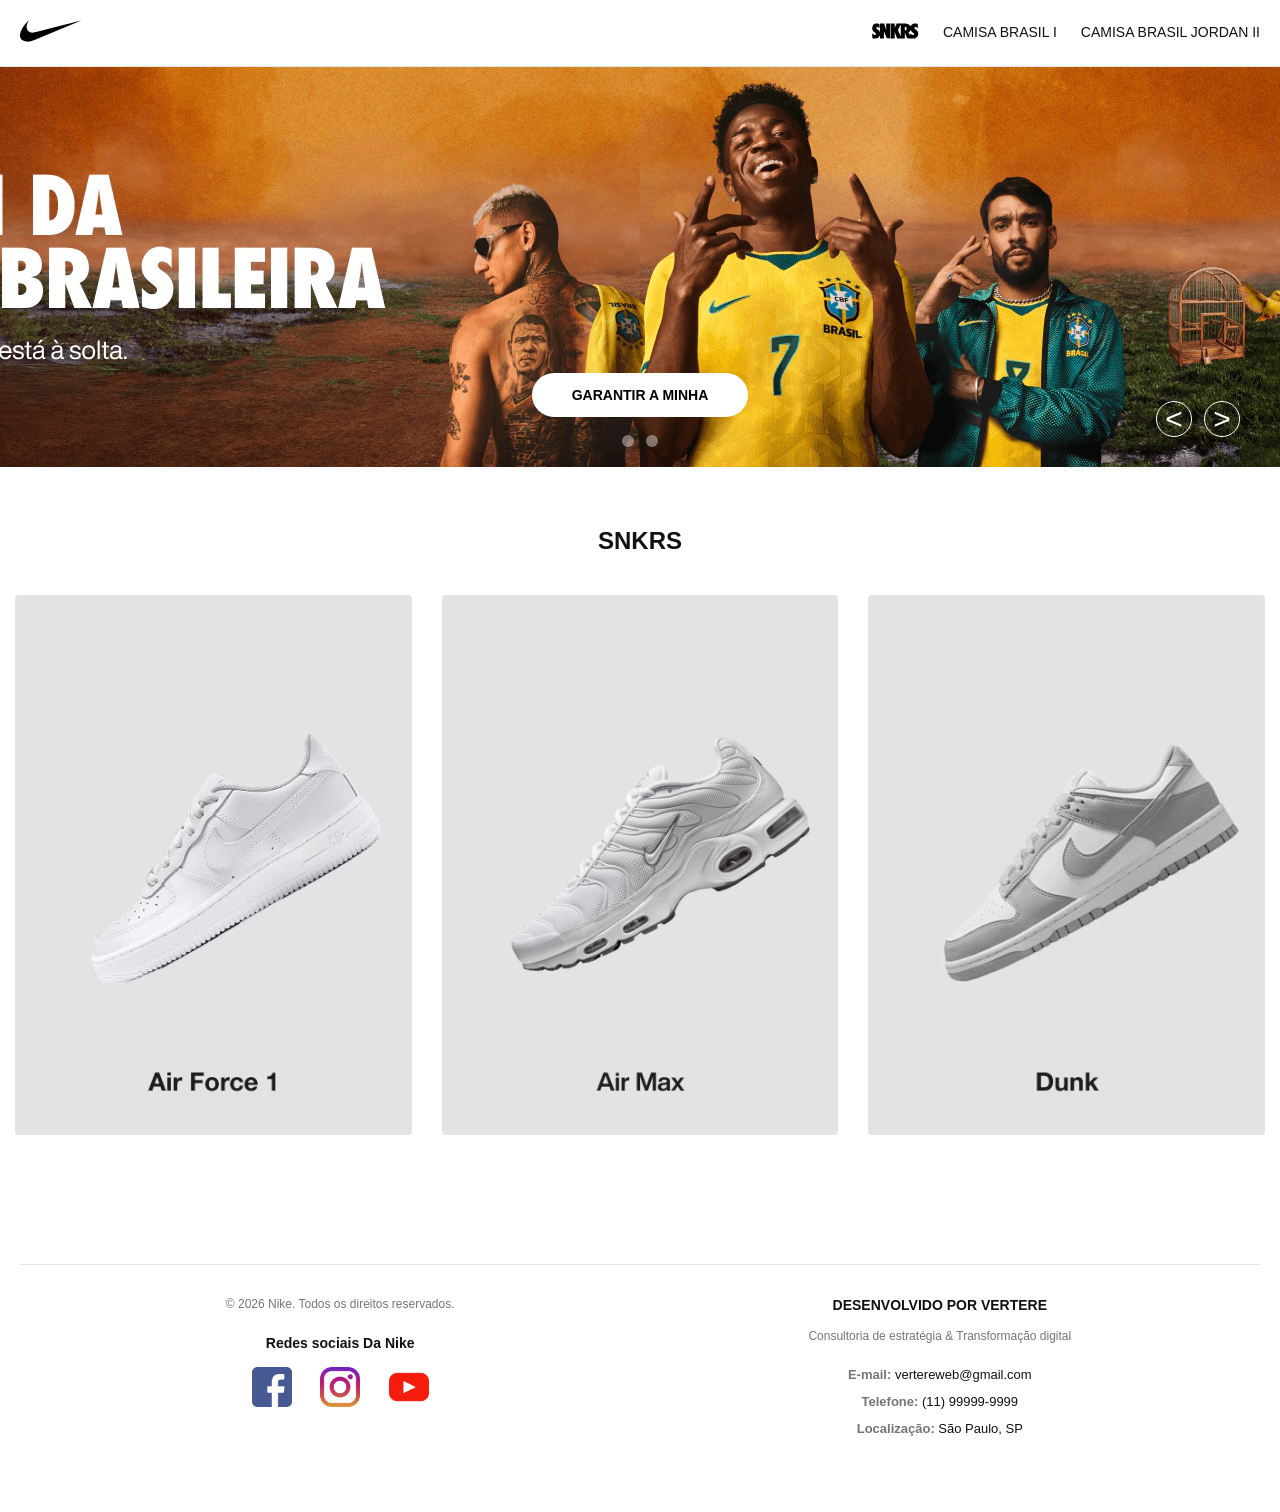
<file: index.html>
<!DOCTYPE html>
<html lang="pt-BR">
<head>
    <meta charset="UTF-8">
    <title>Nike | Just Do It</title>
    <link rel="stylesheet" href="css/style.css">
    <link rel="icon" type="image/jpeg" href="./img/icon-logo-nike.jpg">
</head>
<body>

    <header>
        <div class="container">
             <a href="./index.html">
                <img src="./img/img-index/logo_nike.svg" alt="LOGO DA NIKE">
             </a>
            <nav>
                <ul>
                    <li><a href="#secao-snkrs"><img src="./img/img-index/snkrs.svg" alt="snkrs"></a></li>
                    <li><a href="./AlegriaQueApavora.html">Camisa Brasil I</a></li>
                    <li><a href="./JogaSinistro.html">Camisa Brasil Jordan II</a></li>
                </ul>
            </nav>
        </div>
    </header>

   <main> 
        
        <section id="hero-carousel">
            
            <div class="slider-container">
                
                <div id="slide1" class="slide" style="background-image: url('./img/img-index/Camisa_1_Da_Seleção_Brasileira.avif');">
                    <div class="slide-content">
                        <div class="botoes-hero">
                            <a href="./AlegriaQueApavora.html" class="btn-hero btn-white">Garantir a Minha</a>
                        </div>
                    </div>
                </div>

                <div id="slide2" class="slide bg-secundario" style="background-image: url('./img/img-index/joga_sinistro.jpg');">
                    <div class="slide-content">
                        <div class="botoes-hero">
                            <a href="./JogaSinistro.html" class="btn-hero btn-white">Garantir a Minha</a>
                        </div>
                    </div>
                </div>
            </div>

            <div class="slider-dots">
                <a href="#slide1" class="dot"></a>
                <a href="#slide2" class="dot"></a>
            </div>

            <div class="slider-controls">
                <a href="#slide1" class="icon arrow-icon">&lt;</a> 
                <a href="#slide2" class="icon arrow-icon">&gt;</a> 
            </div>
        </section>

        <section id="secao-snkrs" class="destaques container">
            <h1 class="titulo-snkrs">SNKRS</h1>
            
            <article class="card-produto">
                <a href="./NikeAirForce1.html"><img src="./img/img-index/FAMOSO_AIR_force_1.avif" alt="Air Force"></a>
            </article>

            <article class="card-produto">
                <a href="./NikeAirMaxTNPlus.html"><img src="./img/img-index/AIR_MAX.avif" alt="Air Max TN Plus"></a>
            </article>

            <article class="card-produto">
                <a href="./NikeDunkLow.html"><img src="./img/img-index/FAMOSO_NIKE_DUNK_LOW.avif" alt="Dunk Low"></a>
            </article>
        </section>
    </main>

   <footer class="rodape-simples">
        <hr class="footer-linha">
        
        <!-- CAIXA PRINCIPAL DO RODAPÉ -->
        <div class="footer-container">
            
            <!-- LADO ESQUERDO: NIKE -->
            <div class="footer-bloco">
                <div class="footer-bottom-copy">
                    <p>&copy; 2026 Nike. Todos os direitos reservados.</p>
                </div>
                
                <div class="redes-sociais">
                    <h4 class="footer-title">Redes sociais Da Nike</h4>
                    <div class="icones-redes">
                        <a target="_blank" href="https://www.facebook.com/nike/about/"><img src="./img/img-Footer/facebook.png" alt="Facebook"></a>
                        <a target="_blank" href="https://www.instagram.com/nike/"><img src="./img/img-Footer/instagram.png" alt="Instagram"></a>
                        <a target="_blank" href="https://www.youtube.com/@nike"><img src="./img/img-Footer/youtube.png" alt="YouTube"></a>
                    </div>
                </div>
            </div>

            <!-- LADO DIREITO: VERTERE -->
            <div class="footer-bloco bloco-vertere">
                <h4 class="footer-title titulo-vertere">Desenvolvido por Vertere</h4>
                <p class="texto-vertere">Consultoria de estratégia & Transformação digital</p>
                
                <!-- Lista de contatos profissionais -->
                <ul class="contato-vertere">
                    <li><strong>E-mail:</strong> vertereweb@gmail.com</li>
                    <li><strong>Telefone:</strong> (11) 99999-9999</li>
                    <li><strong>Localização:</strong> São Paulo, SP</li>
                </ul>
            </div>
        </div>
    </footer>

</body>
</html>
</file>
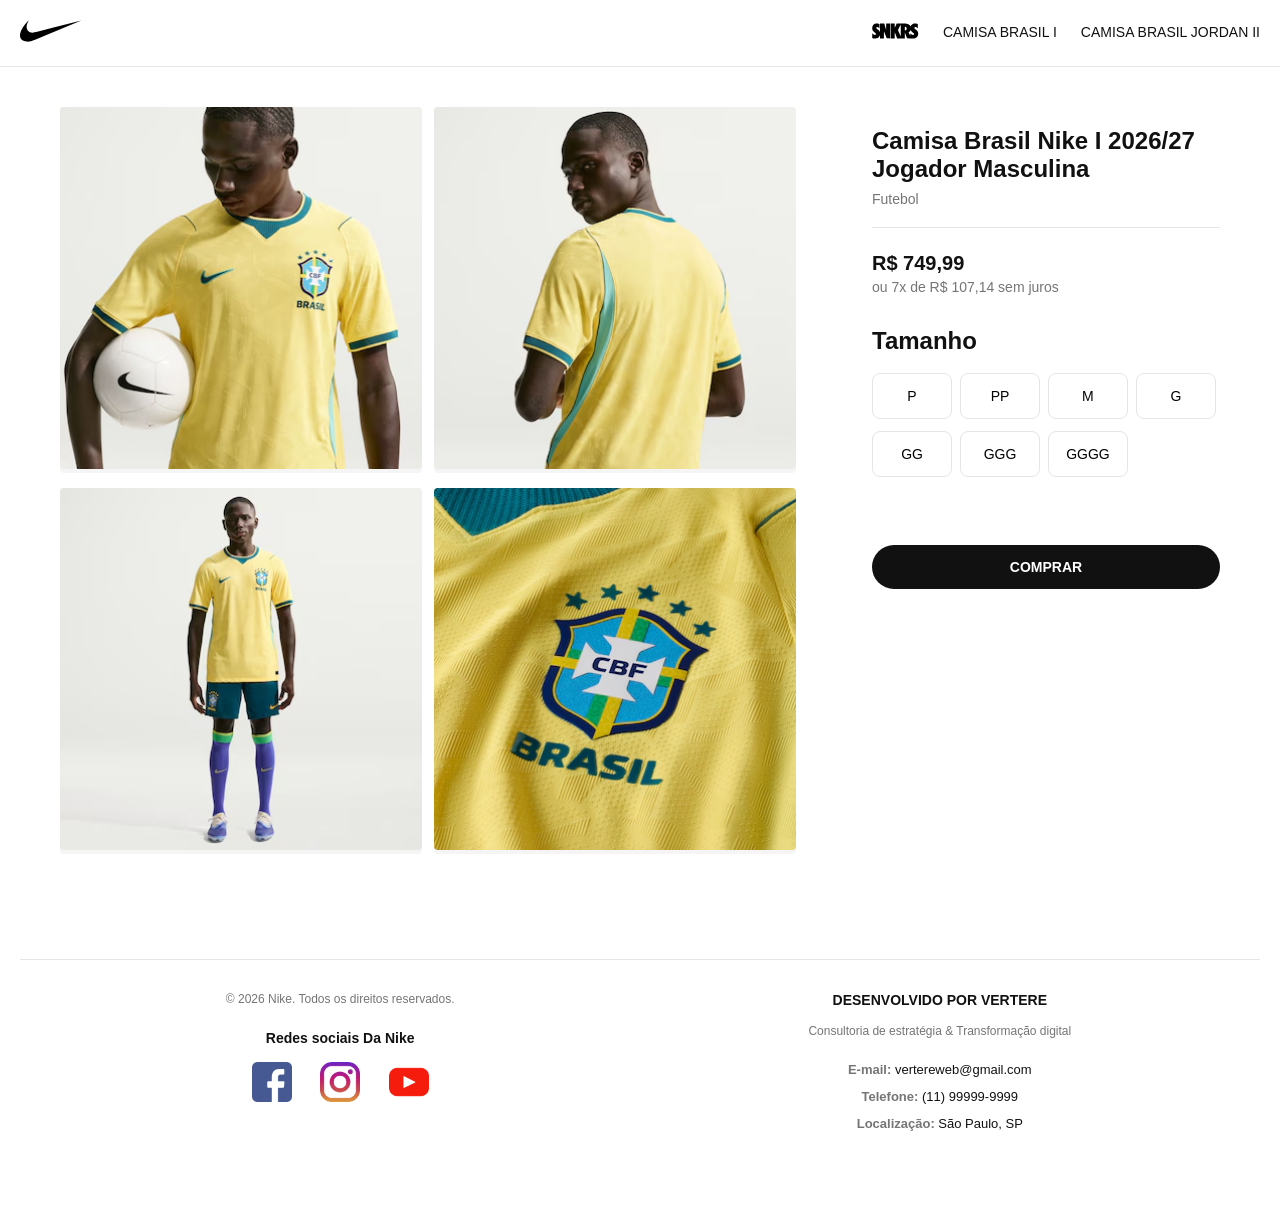
<file: AlegriaQueApavora.html>
<!DOCTYPE html>
<html lang="pt-BR">
<head>
    <meta charset="UTF-8" />
    <meta name="viewport" content="width=device-width, initial-scale=1.0"/>
    <title>Alegria que apavora</title>
    <link rel="stylesheet" href="./css/AlegriaQueApavora.css">
    <link rel="icon" type="image/jpeg" href="./img/icon-logo-nike.jpg">
</head>

<body>

    <header>
        <div class="container">
             <a href="./index.html">
                <img src="./img/img-index/logo_nike.svg" alt="LOGO DA NIKE">
             </a>
            <nav>
                <ul>
                    <li><a href="./index.html#secao-snkrs"><img src="./img/img-index/snkrs.svg" alt="snkrs"></a></li>
                    <li><a href="./AlegriaQueApavora.html">Camisa Brasil I</a></li>
                    <li><a href="JogaSinistro.html">Camisa Brasil Jordan II</a></li>
                </ul>
            </nav>
        </div>
    </header>
  
  <main>

    <section class="gallery">

      <article>
        <img src="./img/img-CamisaBrasil_1/homeme_segurando_a_bola.avif" alt="Homem segurando a bola com a camisa do Brasil">
      </article>

      <article>
        <img src="./img/img-CamisaBrasil_1/home_de_costas.avif" alt="Homem de costas usando a camisa do Brasil">
      </article>

      <article>
        <img src="./img/img-CamisaBrasil_1/de_frente.avif" alt="Homem de frente usando a camisa do Brasil">
      </article>

      <article>
        <img src="./img/img-CamisaBrasil_1/escudo_brasil.avif" alt="Escudo do Brasil na camisa">
      </article>

    </section>

    <aside>

      <header>
        <h1>Camisa Brasil Nike I 2026/27 Jogador Masculina</h1>
        <p class="category">Futebol</p>
      </header>

      <div class="box-preco">
          <p class="preco-destaque">R$ 749,99</p>
          <p class="preco-parcelado">ou 7x de R$ 107,14 sem juros</p>
      </div>

      <section>

        <h2 class="section-title">Tamanho</h2>

        <div class="sizes">
          <button>P</button>
          <button>PP</button>
          <button>M</button>
          <button>G</button>
          <button>GG</button>
          <button>GGG</button>
          <button>GGGG</button>
        </div>

      </section> 

      <section class="cart-actions">
        <button class="btn-cart">
            Comprar
        </button>
      </section>
    </aside>
  </main>
  
<footer class="rodape-simples">
        <hr class="footer-linha">
        
        <!-- CAIXA PRINCIPAL DO RODAPÉ -->
        <div class="footer-container">
            
            <!-- LADO ESQUERDO: NIKE -->
            <div class="footer-bloco">
                <div class="footer-bottom-copy">
                    <p>&copy; 2026 Nike. Todos os direitos reservados.</p>
                </div>
                
                <div class="redes-sociais">
                    <h4 class="footer-title">Redes sociais Da Nike</h4>
                    <div class="icones-redes">
                        <a target="_blank" href="https://www.facebook.com/nike/about/"><img src="./img/img-Footer/facebook.png" alt="Facebook"></a>
                        <a target="_blank" href="https://www.instagram.com/nike/"><img src="./img/img-Footer/instagram.png" alt="Instagram"></a>
                        <a target="_blank" href="https://www.youtube.com/@nike"><img src="./img/img-Footer/youtube.png" alt="YouTube"></a>
                    </div>
                </div>
            </div>

            <!-- LADO DIREITO: VERTERE -->
            <div class="footer-bloco bloco-vertere">
                <h4 class="footer-title titulo-vertere">Desenvolvido por Vertere</h4>
                <p class="texto-vertere">Consultoria de estratégia & Transformação digital</p>
                
                <!-- Lista de contatos profissionais -->
                <ul class="contato-vertere">
                    <li><strong>E-mail:</strong> vertereweb@gmail.com</li>
                    <li><strong>Telefone:</strong> (11) 99999-9999</li>
                    <li><strong>Localização:</strong> São Paulo, SP</li>
                </ul>
            </div>
        </div>
    </footer>

  </body>
</html>
</file>
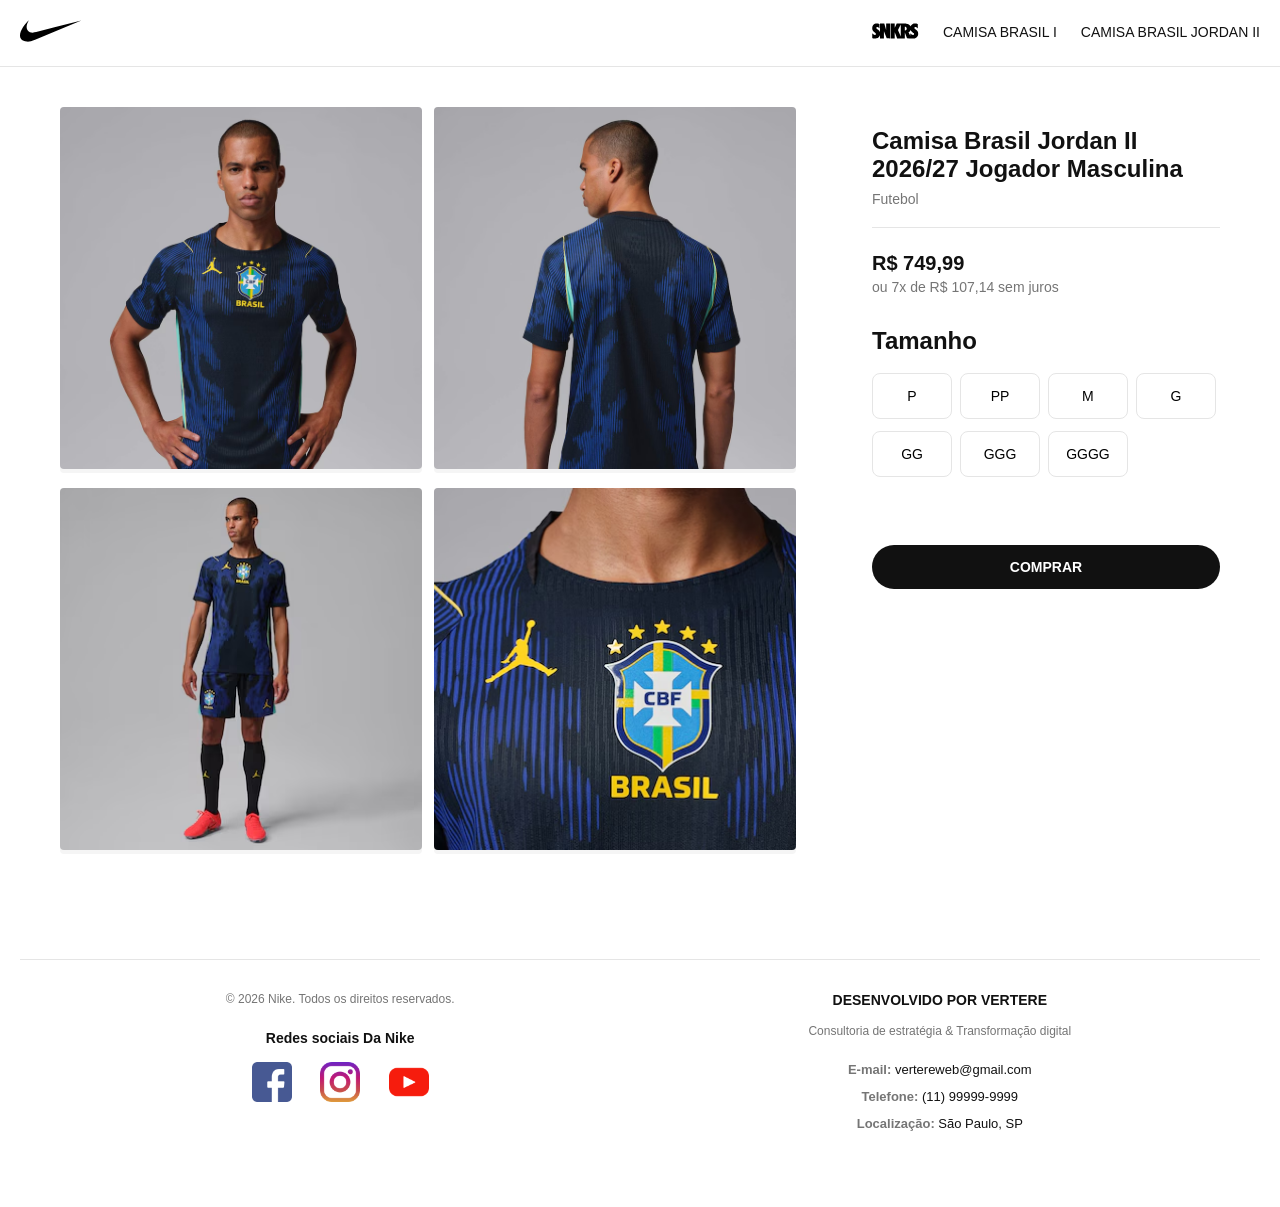
<file: JogaSinistro.html>
<!DOCTYPE html>
<html lang="pt-BR">
<head>
    <meta charset="UTF-8" />
    <meta name="viewport" content="width=device-width, initial-scale=1.0"/>
    <title>Joga Sinistro</title>
    <link rel="stylesheet" href="./css/JogaSinistro.css">
    <link rel="icon" type="image/jpeg" href="./img/icon-logo-nike.jpg">
</head>

<body>

    <header>
        <div class="container">
             <a href="./index.html">
                <img src="./img/img-index/logo_nike.svg" alt="LOGO DA NIKE">
             </a>
            <nav>
                <ul>
                    <li><a href="./index.html#secao-snkrs"><img src="./img/img-index/snkrs.svg" alt="snkrs"></a></li>
                    <li><a href="./AlegriaQueApavora.html">Camisa Brasil I</a></li>
                    <li><a href="JogaSinistro.html">Camisa Brasil Jordan II</a></li>
                </ul>
            </nav>
        </div>
    </header>
  
  <main>

    <section class="gallery">
      <article>
        <img src="./img/img-CamisaBrasil_2/homem_camisa2.avif" alt="Homem segurando a bola com a camisa do Brasil">
      </article>

      <article>
        <img src="./img/img-CamisaBrasil_2/De_Costas.avif" alt="Homem de costas usando a camisa do Brasil">
      </article>

       <article>
        <img src="./img/img-CamisaBrasil_2/fotoDoCorpoInteiro.avif" alt="Foto do corpo inteiro de um homem usando a camisa do Brasil">
      </article>

      <article>
        <img src="./img/img-CamisaBrasil_2/escudo_do_brasil.avif" alt="Escudo do Brasil na camisa">
      </article>
    </section>

    <aside>
      <header>
        <h1>Camisa Brasil Jordan II 2026/27 Jogador Masculina</h1>
        <p class="category">Futebol</p>
      </header>

      <div class="box-preco">
          <p class="preco-destaque">R$ 749,99</p>
          <p class="preco-parcelado">ou 7x de R$ 107,14 sem juros</p>
      </div>

      <section>
        <h2 class="section-title">Tamanho</h2>

        <div class="sizes">
          <button>P</button>
          <button>PP</button>
          <button>M</button>
          <button>G</button>
          <button>GG</button>
          <button>GGG</button>
          <button>GGGG</button>
        </div>
      </section> 

      <section class="cart-actions">
        <button class="btn-cart">
            Comprar
        </button>
      </section>
    </aside>
  </main>

 <footer class="rodape-simples">
        <hr class="footer-linha">
        
        <!-- CAIXA PRINCIPAL DO RODAPÉ -->
        <div class="footer-container">
            
            <!-- LADO ESQUERDO: NIKE -->
            <div class="footer-bloco">
                <div class="footer-bottom-copy">
                    <p>&copy; 2026 Nike. Todos os direitos reservados.</p>
                </div>
                
                <div class="redes-sociais">
                    <h4 class="footer-title">Redes sociais Da Nike</h4>
                    <div class="icones-redes">
                        <a target="_blank" href="https://www.facebook.com/nike/about/"><img src="./img/img-Footer/facebook.png" alt="Facebook"></a>
                        <a target="_blank" href="https://www.instagram.com/nike/"><img src="./img/img-Footer/instagram.png" alt="Instagram"></a>
                        <a target="_blank" href="https://www.youtube.com/@nike"><img src="./img/img-Footer/youtube.png" alt="YouTube"></a>
                    </div>
                </div>
            </div>

            <!-- LADO DIREITO: VERTERE -->
            <div class="footer-bloco bloco-vertere">
                <h4 class="footer-title titulo-vertere">Desenvolvido por Vertere</h4>
                <p class="texto-vertere">Consultoria de estratégia & Transformação digital</p>
                
                <!-- Lista de contatos profissionais -->
                <ul class="contato-vertere">
                    <li><strong>E-mail:</strong> vertereweb@gmail.com</li>
                    <li><strong>Telefone:</strong> (11) 99999-9999</li>
                    <li><strong>Localização:</strong> São Paulo, SP</li>
                </ul>
            </div>
        </div>
    </footer>
</body>
</html>
</file>
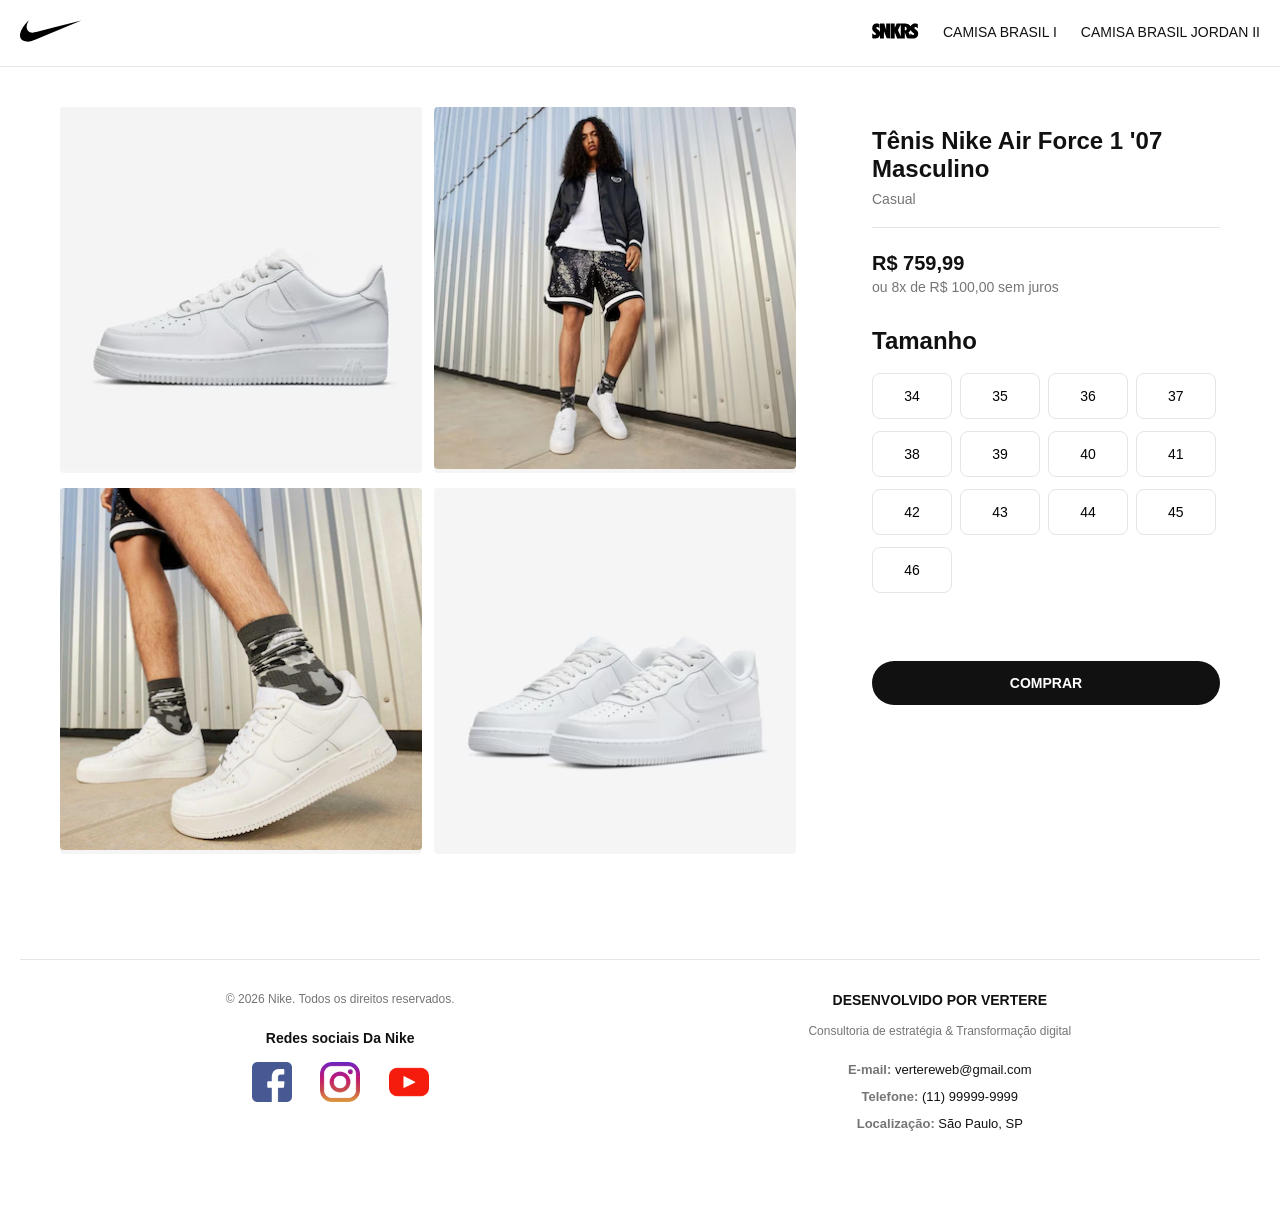
<file: NikeAirForce1.html>
<!DOCTYPE html>
<html lang="pt-BR">
<head>
    <meta charset="UTF-8" />
    <meta name="viewport" content="width=device-width, initial-scale=1.0"/>
    <title>Tênis Nike Air Force 1</title>
    <link rel="stylesheet" href="./css/NikeAirForce1.css">
    <link rel="icon" type="image/jpeg" href="./img/icon-logo-nike.jpg">
</head>

<body>

    <header>
        <div class="container">
             <a href="./index.html">
                <img src="./img/img-index/logo_nike.svg" alt="LOGO DA NIKE">
             </a>
            <nav>
                <ul>
                    <li><a href="./index.html#secao-snkrs"><img src="./img/img-index/snkrs.svg" alt="snkrs"></a></li>
                    <li><a href="AlegriaQueApavora.html">Camisa Brasil I</a></li>
                    <li><a href="JogaSinistro.html">Camisa Brasil Jordan II</a></li>
                </ul>
            </nav>
        </div>
    </header>
  
  <main>

    <section class="gallery">
      <article>
        <img src="./img/img-NikeAirForce1/air_force.avif" alt="Tênis Nike Air Force branco">
      </article>

      <article>
        <img src="./img/img-NikeAirForce1/MODELO_USANDO_AIR_FORCE_1.avif" alt="Modelo usando Nike Air Force">
      </article>

      <article>
        <img src="./img/img-NikeAirForce1/modelo_nike_air_force_1.webp" alt="Modelo Nike">
      </article>

      <article>
        <img src="./img/img-NikeAirForce1/lateral_do_air_force_1.avif" alt="Tênis Nike lateral">
      </article>
    </section>

    <aside>
      <header>
        <h1>Tênis Nike Air Force 1 '07 Masculino</h1>
        <p class="category">Casual</p>
      </header>

      <div class="box-preco">
          <p class="preco-destaque">R$ 759,99</p>
          <p class="preco-parcelado">ou 8x de R$ 100,00 sem juros</p>
      </div>

      <section>
        <h2 class="section-title">Tamanho</h2>
        <div class="sizes">
          <button>34</button>
          <button>35</button>
          <button>36</button>
          <button>37</button>
          <button>38</button>
          <button>39</button>
          <button>40</button>
          <button>41</button>
          <button>42</button>
          <button>43</button>
          <button>44</button>
          <button>45</button>
          <button>46</button>
        </div>
      </section> 

      <section class="cart-actions">
        <button class="btn-cart">
            Comprar
        </button>
      </section>

    </aside>

  </main>

  <footer class="rodape-simples">
        <hr class="footer-linha">
        
        <!-- CAIXA PRINCIPAL DO RODAPÉ -->
        <div class="footer-container">
            
            <!-- LADO ESQUERDO: NIKE -->
            <div class="footer-bloco">
                <div class="footer-bottom-copy">
                    <p>&copy; 2026 Nike. Todos os direitos reservados.</p>
                </div>
                
                <div class="redes-sociais">
                    <h4 class="footer-title">Redes sociais Da Nike</h4>
                    <div class="icones-redes">
                        <a target="_blank" href="https://www.facebook.com/nike/about/"><img src="./img/img-Footer/facebook.png" alt="Facebook"></a>
                        <a target="_blank" href="https://www.instagram.com/nike/"><img src="./img/img-Footer/instagram.png" alt="Instagram"></a>
                        <a target="_blank" href="https://www.youtube.com/@nike"><img src="./img/img-Footer/youtube.png" alt="YouTube"></a>
                    </div>
                </div>
            </div>

            <!-- LADO DIREITO: VERTERE -->
            <div class="footer-bloco bloco-vertere">
                <h4 class="footer-title titulo-vertere">Desenvolvido por Vertere</h4>
                <p class="texto-vertere">Consultoria de estratégia & Transformação digital</p>
                
                <!-- Lista de contatos profissionais -->
                <ul class="contato-vertere">
                    <li><strong>E-mail:</strong> vertereweb@gmail.com</li>
                    <li><strong>Telefone:</strong> (11) 99999-9999</li>
                    <li><strong>Localização:</strong> São Paulo, SP</li>
                </ul>
            </div>
        </div>
    </footer>
</body>
</html>
</file>
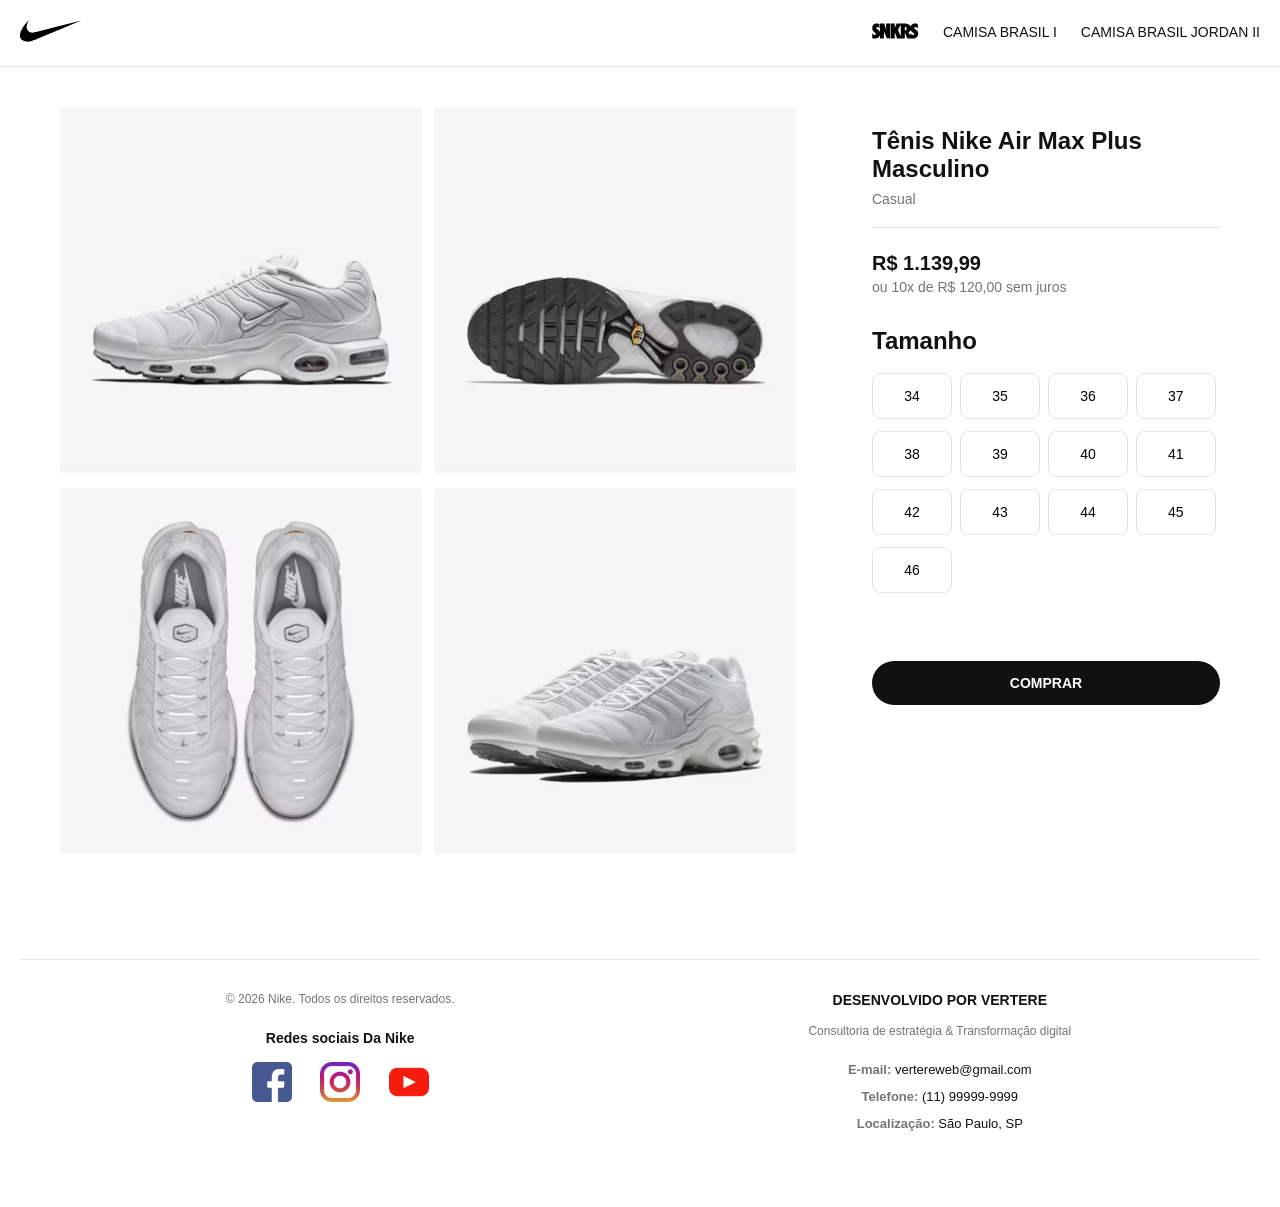
<file: NikeAirMaxTNPlus.html>
<!DOCTYPE html>
<html lang="pt-BR">
<head>
    <meta charset="UTF-8" />
    <meta name="viewport" content="width=device-width, initial-scale=1.0"/>
    <title>Air Max TN plus</title>
    <link rel="stylesheet" href="./css/NikeAirMaxTNPlus.css">
    <link rel="icon" type="image/jpeg" href="./img/icon-logo-nike.jpg">
</head>

<body>

    <header>
        <div class="container">
             <a href="./index.html">
                <img src="./img/img-index/logo_nike.svg" alt="LOGO DA NIKE">
             </a>
            <nav>
                <ul>
                    <li><a href="./index.html#secao-snkrs"><img src="./img/img-index/snkrs.svg" alt="snkrs"></a></li>
                    <li><a href="AlegriaQueApavora.html">Camisa Brasil I</a></li>
                    <li><a href="JogaSinistro.html">Camisa Brasil Jordan II</a></li>
                </ul>
            </nav>
        </div>
    </header>
  
  <main>

    <section class="gallery">
      <article>
        <img src="./img/img-NikeAirMaxTN/FAMOSO_AIR_MAX_TN_PLUS.avif" alt="Tênis Nike Air Max TN Plus">
      </article>

      <article>
        <img src="./img/img-NikeAirMaxTN/sola_air_MAX_TN.avif" alt="sola Nike Air Max TN Plus">
      </article>

    <article>
     <img src="./img/img-NikeAirMaxTN/AIR_max_tn_por_cima.avif" alt="Tênis Nike Air Max TN por cima">
    </article>

      <article>
        <img src="./img/img-NikeAirMaxTN/nike_air_max_tn_de_lado.avif" alt="Tênis Nike lateral">
      </article>
    </section>

    <aside>
      <header>
        <h1>Tênis Nike Air Max Plus Masculino</h1>
        <p class="category">Casual</p>
      </header>

       <div class="box-preco">
          <p class="preco-destaque">R$ 1.139,99 </p>
          <p class="preco-parcelado">ou 10x de R$ 120,00 sem juros</p>
      </div>

      <section>
        <h2 class="section-title">Tamanho</h2>
        <div class="sizes">
          <button>34</button>
          <button>35</button>
          <button>36</button>
          <button>37</button>
          <button>38</button>
          <button>39</button>
          <button>40</button>
          <button>41</button>
          <button>42</button>
          <button>43</button>
          <button>44</button>
          <button>45</button>
          <button>46</button>
        </div>
      </section> 
      
      <section class="cart-actions">
        <button class="btn-cart">
           Comprar
        </button>
        </section>

    </aside>

  </main>

<footer class="rodape-simples">
        <hr class="footer-linha">
        
        <!-- CAIXA PRINCIPAL DO RODAPÉ -->
        <div class="footer-container">
            
            <!-- LADO ESQUERDO: NIKE -->
            <div class="footer-bloco">
                <div class="footer-bottom-copy">
                    <p>&copy; 2026 Nike. Todos os direitos reservados.</p>
                </div>
                
                <div class="redes-sociais">
                    <h4 class="footer-title">Redes sociais Da Nike</h4>
                    <div class="icones-redes">
                        <a target="_blank" href="https://www.facebook.com/nike/about/"><img src="./img/img-Footer/facebook.png" alt="Facebook"></a>
                        <a target="_blank" href="https://www.instagram.com/nike/"><img src="./img/img-Footer/instagram.png" alt="Instagram"></a>
                        <a target="_blank" href="https://www.youtube.com/@nike"><img src="./img/img-Footer/youtube.png" alt="YouTube"></a>
                    </div>
                </div>
            </div>

            <!-- LADO DIREITO: VERTERE -->
            <div class="footer-bloco bloco-vertere">
                <h4 class="footer-title titulo-vertere">Desenvolvido por Vertere</h4>
                <p class="texto-vertere">Consultoria de estratégia & Transformação digital</p>
                
                <!-- Lista de contatos profissionais -->
                <ul class="contato-vertere">
                    <li><strong>E-mail:</strong> vertereweb@gmail.com</li>
                    <li><strong>Telefone:</strong> (11) 99999-9999</li>
                    <li><strong>Localização:</strong> São Paulo, SP</li>
                </ul>
            </div>
        </div>
    </footer>
</body>
</html>
</file>
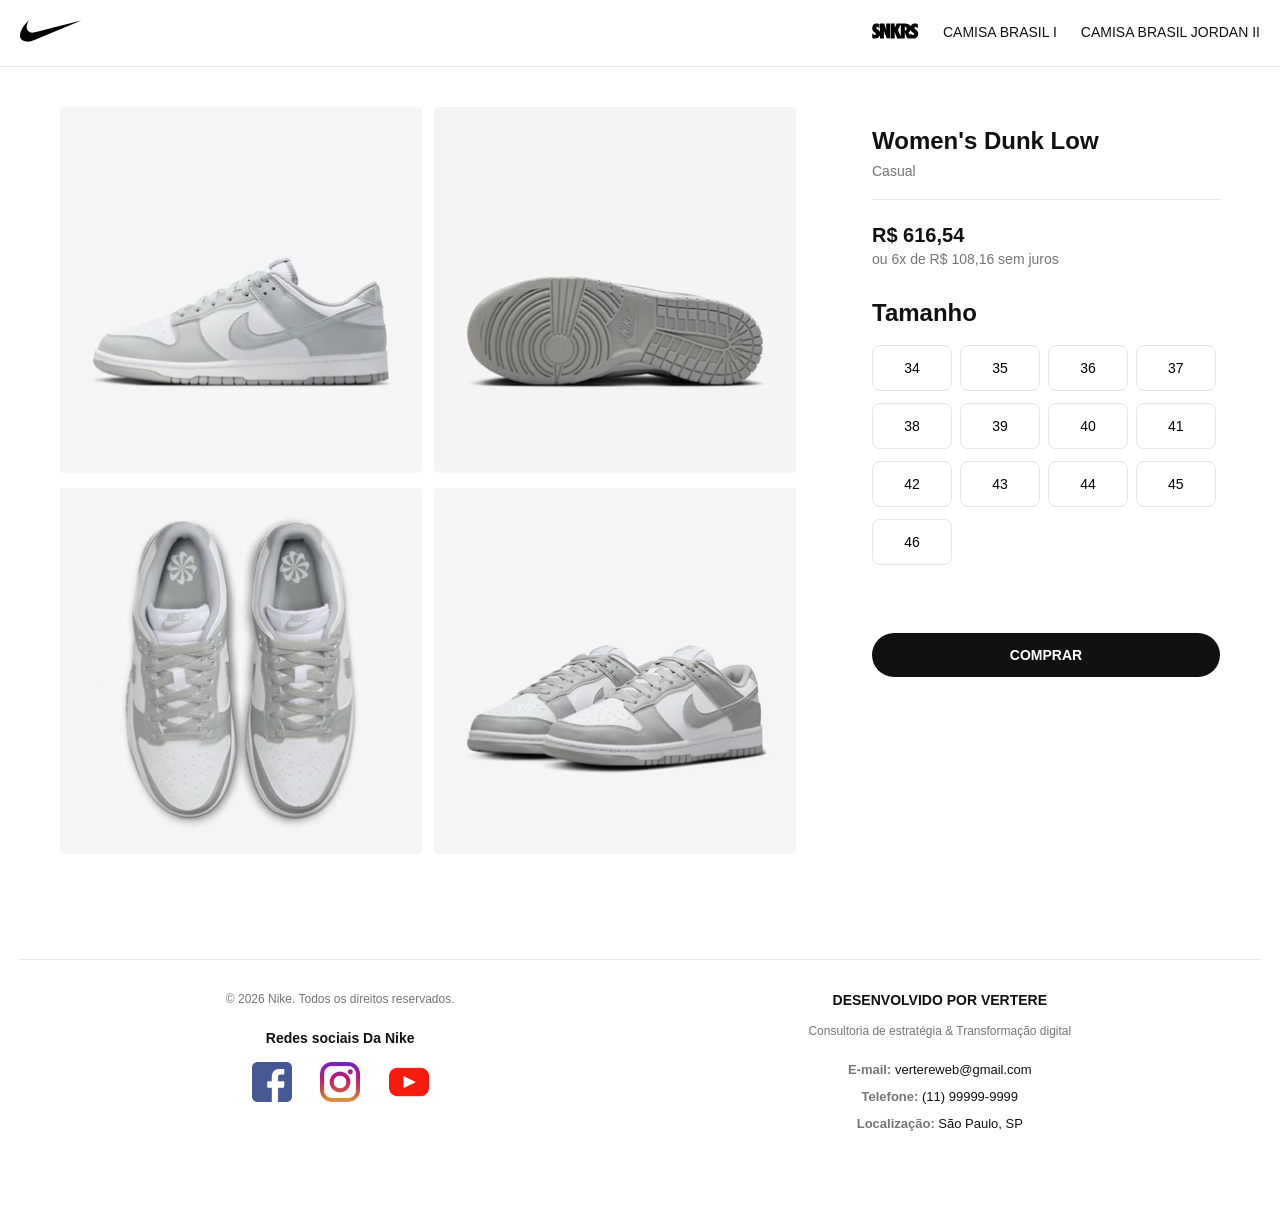
<file: NikeDunkLow.html>
<!DOCTYPE html>
<html lang="pt-BR">
<head>
    <meta charset="UTF-8" />
    <meta name="viewport" content="width=device-width, initial-scale=1.0"/>
    <title>Dunk Low</title>
    <link rel="stylesheet" href="./css/NikeDunkLow.css">
    <link rel="icon" type="image/jpeg" href="./img/icon-logo-nike.jpg">
</head>

<body>

    <header>
        <div class="container">
             <a href="./index.html">
                <img src="./img/img-index/logo_nike.svg" alt="LOGO DA NIKE">
             </a>
            <nav>
                <ul>
                    <li><a href="./index.html#secao-snkrs"><img src="./img/img-index/snkrs.svg" alt="snkrs"></a></li>
                    <li><a href="AlegriaQueApavora.html">Camisa Brasil I</a></li>
                    <li><a href="JogaSinistro.html">Camisa Brasil Jordan II</a></li>
                </ul>
            </nav>
        </div>
    </header>
  
  <main>

    <section class="gallery">
      <article>
        <img src="./img/img-NikeDunkLow/Dunk_Low.avif" alt="Tênis Nike Dunk Low">
      </article>

      <article>
        <img src="./img/img-NikeDunkLow/sola_dunk_low.avif" alt="Tênis Nike Dunk Low sola">
      </article>

      <article>
        <img src="./img/img-NikeDunkLow/cima_dunk_low.avif" alt="Tênis Nike Dunk Low de cima">
      </article>

      <article>
        <img src="./img/img-NikeDunkLow/lado_dunk_low.avif" alt="Tênis Nike lateral">
      </article>
    </section>

    <aside>
      <header>
        <h1>Women's Dunk Low</h1>
        <p class="category">Casual</p>
      </header>

        <div class="box-preco">
          <p class="preco-destaque">R$ 616,54</p>
          <p class="preco-parcelado">ou 6x de R$ 108,16 sem juros</p> 
      </div>

      <section>
        <h2 class="section-title">Tamanho</h2>

        <div class="sizes">
          <button>34</button>
          <button>35</button>
          <button>36</button>
          <button>37</button>
          <button>38</button>
          <button>39</button>
          <button>40</button>
          <button>41</button>
          <button>42</button>
          <button>43</button>
          <button>44</button>
          <button>45</button>
          <button>46</button>
        </div>
      </section> 
      
      <section class="cart-actions">
        <button class="btn-cart">
            Comprar
        </button>
      </section>

    </aside>

  </main>

<footer class="rodape-simples">
        <hr class="footer-linha">
        
        <!-- CAIXA PRINCIPAL DO RODAPÉ -->
        <div class="footer-container">
            
            <!-- LADO ESQUERDO: NIKE -->
            <div class="footer-bloco">
                <div class="footer-bottom-copy">
                    <p>&copy; 2026 Nike. Todos os direitos reservados.</p>
                </div>
                
                <div class="redes-sociais">
                    <h4 class="footer-title">Redes sociais Da Nike</h4>
                    <div class="icones-redes">
                        <a target="_blank" href="https://www.facebook.com/nike/about/"><img src="./img/img-Footer/facebook.png" alt="Facebook"></a>
                        <a target="_blank" href="https://www.instagram.com/nike/"><img src="./img/img-Footer/instagram.png" alt="Instagram"></a>
                        <a target="_blank" href="https://www.youtube.com/@nike"><img src="./img/img-Footer/youtube.png" alt="YouTube"></a>
                    </div>
                </div>
            </div>

            <!-- LADO DIREITO: VERTERE -->
            <div class="footer-bloco bloco-vertere">
                <h4 class="footer-title titulo-vertere">Desenvolvido por Vertere</h4>
                <p class="texto-vertere">Consultoria de estratégia & Transformação digital</p>
                
                <!-- Lista de contatos profissionais -->
                <ul class="contato-vertere">
                    <li><strong>E-mail:</strong> vertereweb@gmail.com</li>
                    <li><strong>Telefone:</strong> (11) 99999-9999</li>
                    <li><strong>Localização:</strong> São Paulo, SP</li>
                </ul>
            </div>
        </div>
    </footer>
</body>
</html>
</file>
<file: css/style.css>
/* TÓPICO 1: RESET E PADRÕES GERAIS */
* {                                    /* O asterisco seleciona todos os elementos do site. */
    margin: 0;                         /* Tira a margem padrão externa do navegador. O site cola nas bordas. */
    padding: 0;                        /* Tira os respiros internos que o navegador coloca sozinho. */
    box-sizing: border-box;            /* Fundamental: impede que a caixa estoure o tamanho quando você coloca borda ou padding. */
    font-family: "Helvetica Neue", Helvetica, Arial, sans-serif; /* Define a fonte oficial do site. */
}

body {                                 /* A tag body engloba tudo o que aparece na tela. */
    background-color: #ffffff;         /* Pinta o fundo da tela inteira de branco. */
    color: #111111;                    /* Define a cor padrão das palavras como um preto suave. */
}

h1, h2, h3, h4 {                       /* Agrupa todos os tamanhos de títulos do site para padronizar. */
    font-weight: 900;                  /* Deixa os títulos bem grossos e chamativos (negrito forte). */
}

a {                                    /* Seleciona todos os links da página (tudo o que dá pra clicar). */
    text-decoration: none;             /* Apaga a linha sublinhada padrão dos links da internet. */
    color: inherit;                    /* O link herda a cor do elemento que está atrás dele (não fica azul). */
}

/* TÓPICO 2: ESTRUTURA DE LAYOUT */
.container {                           /* É a caixa que organiza e segura os elementos no centro da tela. */
    width: 100%;                       /* Pede para a caixa usar toda a largura possível. */
    margin: 0 auto;                    /* Margem zero em cima/embaixo, e 'auto' nas laterais. Isso joga a caixa perfeitamente pro meio. */
    padding: 0 20px;                   /* Cria uma proteção de 20px nas laterais para que no celular a letra não encoste na borda do vidro. */
}

/* TÓPICO 3: CABEÇALHO E NAVEGAÇÃO */
header {                               /* O cabeçalho onde ficam a logo e os menus de navegação. */
    border-bottom: 1px solid #e5e5e5;  /* Desenha a linha cinza bem fininha separando o cabeçalho do restante da página. */
    padding: 20px 0;                   /* Aumenta a altura da barra dando 20px de respiro acima e abaixo do conteúdo interno. */
}

header .container {                    /* Pega só a caixa centralizadora específica que está dentro do cabeçalho. */
    display: flex;                     /* Ativa a magia do Flexbox para alinhar itens horizontalmente. */
    justify-content: space-between;    /* Pega o espaço vazio e joga no meio. A logo é jogada pra esquerda e o menu pra direita. */
    align-items: center;               /* Centraliza a logo e o menu na linha vertical para nada ficar mais alto que o outro. */
}

header nav ul {                        /* A lista de links de navegação. */
    display: flex;                     /* Usa o Flexbox de novo, agora para colocar os nomes do menu um do lado do outro. */
    gap: 24px;                         /* Cria um espaçamento perfeito e igual de 24 pixels entre cada link. */
    list-style: none;                  /* Tira as bolinhas pretas feias da formatação padrão de listas. */
}

header nav ul li a {                   /* Atinge especificamente a palavra clicável do menu. */
    font-size: 14px;                   /* Deixa o tamanho da fonte com aspecto moderno (pequeno e elegante). */
    text-transform: uppercase;         /* Força as letras do menu a ficarem MAIÚSCULAS independente do HTML. */
    color: #111111;                    /* Coloca uma cor quase preta para garantir boa leitura. */
}

header nav ul li a:hover {             /* Regra que só ativa quando o usuário passa o mouse por cima do link do menu. */
    color: #757575;                    /* O texto muda pra cor cinza, indicando que pode ser clicado (feedback visual). */
}

/* TÓPICO 4: CARROSSEL (BANNER PRINCIPAL) */
#hero-carousel {                       /* A área gigante que guarda as grandes imagens rotativas (banners). */
    position: relative;                /* Transforma essa área no ponto zero de referência para podermos colocar os botões soltos flutuando dentro dela. */
    width: 100%;                       /* O banner ocupa a tela inteira na largura. */
    height: 35px;                      /* Altura dinâmica baseada na largura da tela */
    min-height: 400px;                 /* Trava a altura em 400px. Assim, no celular a imagem não fica achatada parecendo um palito. */
    background-color: #f5f5f5;         /* Fundo cinza caso a imagem demore para carregar na internet lenta. */
}

.slider-container {                    /* A caixinha invisível que segura as duas imagens do banner. */
    position: relative;                /* Ajuda a não perder o posicionamento interno caso mudemos algo. */
    width: 100%;                       /* Ocupa a largura total do carrossel pai. */
    height: 100%;                      /* Ocupa a altura total do carrossel pai. */
}

.slide {                               /* A regra base que as duas fotos do banner dividem. */
    position: absolute;                /* Tira a foto do fluxo normal e faz ela "flutuar". É assim que colocamos uma foto em cima da outra no mesmo lugar. */
    top: 0;                            /* Cola a foto exatamente no teto do carrossel. */
    left: 0;                           /* Cola a foto exatamente na parede esquerda. */
    width: 100%;                       /* Estica a caixa da foto até preencher a tela inteira. */
    height: 100%;                      /* Estica a caixa da foto até preencher a altura toda. */
    background-size: cover;            /* Mágica braba: a foto cresce cobrindo tudo sem distorcer ou amassar, cortando só os excessos necessários. */
    background-position: center;       /* Garante que o umbigo da foto vai estar sempre no centro da tela. */
}

#slide2 {                              /* Regra específica para o Banner 2 (O do Joga Sinistro). */
    display: none;                     /* Apaga o banner 2 da existência. O site carrega mostrando só o Banner 1. */
}

#slide2:target {                       /* A regra mais importante do carrossel. É acionada se a URL do site tiver '#slide2' (após clique na seta ou bolinha). */
    display: block;                    /* O Banner 2 volta a existir e, como flutua, aparece em cima do Banner 1. */
}

.slide-content {                       /* Caixa invisível pra posicionar o botão "Garantir a minha" dentro da imagem. */
    position: absolute;                /* Solta a caixa para posicionar livremente dentro da imagem pai. */
    bottom: 50px;                      /* Levanta a caixa do botão a 50px de distância do chão da foto. */
    left: 0;                           /* Inicia a caixa encostada do lado esquerdo para o width 100% debaixo funcionar. */
    width: 100%;                       /* Pega toda a largura da tela para o text-align em seguida achar o centro verdadeiro. */
    text-align: center;                /* Joga o botão no centro horizontal perfeito da foto. */
}

/* TÓPICO 5: BOTÃO DE AÇÃO (DENTRO DO BANNER) */
.btn-hero {                            /* O botão branco que fica no meio da foto do carrossel. */
    display: inline-block;             /* Permite dar dimensões de bloco (padding alto) para a palavra sem quebrar a linha toda. */
    padding: 14px 40px;                /* Cria o "corpo" do botão: 14px de altura e 40px esticando para os lados. */
    border-radius: 30px;               /* Arredondamento agressivo. É o que cria a famosa aparência de "pílula". */
    font-weight: 700;                  /* Letra negrita para chamar a atenção para a compra. */
    font-size: 14px;                   /* Tamanho equilibrado. */
    text-transform: uppercase;         /* Força o texto "Garantir a minha" ficar CAIXA ALTA, dando estilo de urgência. */
    background-color: #ffffff;         /* Pinta o botão de branco. */
    color: #000000;                    /* O texto fica preto para contrastar com o fundo branco. */
}

.btn-hero:hover {                      /* Interação de passar o mouse no botão. */
    background-color: #cccccc;         /* O branco fica cinza claro, o feedback de clique padrão. */
}

/* CONTROLES DO CARROSSEL (BOLINHAS E SETAS) */
.slider-dots {                         /* Caixa que guarda as bolinhas no chão do carrossel. */
    position: absolute;                /* Solta a caixa para se posicionar de forma livre sobre as imagens. */
    bottom: 20px;                      /* Desce a caixa para ficar a 20 pixels da base do banner. */
    width: 100%;                       /* Pega a tela inteira. */
    display: flex;                     /* Aciona o Flexbox para alinhar as bolinhas com facilidade. */
    justify-content: center;           /* Joga todas as bolinhas pro centro. */
    gap: 12px;                         /* Dá exatos 12px de vão entre uma bolinha e outra. */
}

.slider-dots .dot {                    /* O desenho da bolinha de clique. */
    display: block;                    /* Transforma a âncora <a>, que por padrão é de texto, em um "bloco" quadrado para podermos pintar o fundo. */
    width: 12px;                       /* Define largura. */
    height: 12px;                      /* Define altura. Como altura=largura, é um quadrado perfeito. */
    background-color: rgba(255, 255, 255, 0.4); /* Fundo branco, mas com 40% de transparência (alfa), fica meio apagado. */
    border-radius: 50%;                /* Quebra 50% de cada canto do quadrado. Adivinha? Ele vira um círculo! Mágica do CSS. */
}

.slider-dots .dot:hover {              /* Passou o mouse na bolinha transparente? */
    background-color: #ffffff;         /* Ela vira branca forte e opaca. Sinalizando a escolha. */
}

.slider-controls {                     /* Caixa que segura as flechas direita/esquerda do banner. */
    position: absolute;                /* Solta por cima da imagem igual as bolinhas. */
    bottom: 30px;                      /* Levanta a 30px do chão da foto. */
    right: 40px;                       /* Cola a caixa na direita da tela com 40px de recuo para não sumir no monitor. */
    display: flex;                     /* Flexbox ativado pra colocar uma flecha do lado da outra. */
    gap: 12px;                         /* Espaçamento entre os dois botões redondos de flecha. */
}

.slider-controls .icon {               /* O botão redondo escuro que tem a flecha dentro. */
    display: flex;                     /* Flexbox dentro do botão pra alinhar o símbolo da flecha (</>) exatamente no centro. */
    align-items: center;               /* Centralização vertical da setinha. */
    justify-content: center;           /* Centralização horizontal da setinha. */
    width: 36px;                       /* Tamanho do botão redondo. */
    height: 36px;                      /* Altura do botão redondo. */
    border: 1px solid rgb(255, 255, 255); /* Desenha a borda fina redonda e branca em volta da seta. */
    border-radius: 50%;                /* Arredondamento no máximo pra ficar um círculo certinho. */
    color: #ffffff;                    /* Pinta a setinha do HTML de branco. */
    font-size: 30px;                   /* Deixa a seta grandona pro usuário ver e clicar fácil. */
}

.slider-controls .icon:hover {         /* Se colocar o mouse na setinha... */
    border-color: #ffffff;             /* A borda branca fica. */
    background-color: rgba(255, 255, 255, 0.1); /* Pinta o fundo vazio de branco, mas beeeeem ralinho (10%), criando um efeito lindo! */
}

/* TÓPICO 6: VITRINE DE PRODUTOS SNKRS */
.destaques {                           /* A área toda que vai guardar a palavra SNKRS e os 3 tênis. */
    padding: 60px 0;                   /* Distancia o conteúdo do banner (acima) e do rodapé (abaixo) com muita folga. */
    text-align: center;                /* Mágica do inline-block: todos os 3 cards que virão abaixo ficarão centralizados automaticamente na tela. */
}

.titulo-snkrs {                        /* O título grandão da seção (transferi o código inútil do HTML para cá). */
    margin-bottom: 40px;               /* Dá bastante espaço entre o título "SNKRS" e as fotos dos tênis. */
}

.card-produto {                        /* A caixa inteira individual onde o link da foto está guardado. */
    display: inline-block;             /* Permite definir tamanho do card, mas sem empurrar os próximos pra linha de baixo. */
    width: 31%;                        /* Cada caixa de foto fica com 31% do tamanho da tela. Cabem 3 e ainda sobram 7%. */
    margin: 0 1%;                      /* Esse 1% pra cada lado nos 3 cards preenche perfeitamente os espaços vazios e afasta as imagens uma da outra. */
}

.card-produto img {                    /* Alvo final: As fotonas bonitas dos Air Force, Air Max e Dunk da Home. */
    width: 100%;                       /* Diz pra foto preencher todos os 31% da caixa pai onde ela mora. */
    background-color: #f5f5f5;         /* Coloca um cinzinha atrás das fotos pra dar contraste com a página branca. */
    margin-bottom: 15px;               /* Apenas afasta um pouquinho por garantia. */
    border-radius: 4px;                /* Arredonda levemente os 4 cantos da foto do tênis. */
}

/* TÓPICO 9: RODAPÉ DIVIDIDO (NIKE + VERTERE) */
.rodape-simples {                      /* Envelopa todas as informações do rodapé. */
    margin-top: 50px;                  /* Afasta do conteúdo principal da loja. */
    padding: 0 20px 40px 20px;         /* Ajusta distâncias para as laterais e estufa a parte inferior. */
    text-align: center;                /* Centraliza os textos que não têm alinhamento específico. */
    background-color: #ffffff;         /* Garante o fundo branco puro. */
}

.footer-linha {                       /* A linha de separação fina na base do site. */
    border: none;                      /* Remove o formato padrão de linha 3D do navegador. */
    border-top: 1px solid #e5e5e5;     /* Linha limpa de 1 pixel na cor cinza clara. */
    margin-bottom: 32px;               /* Afasta a linha do conteúdo logo abaixo dela. */
}

/* A CLASSE .footer-container FOI APAGADA AQUI PORQUE ERA INÚTIL. ELA JÁ TEM WIDTH 100% POR NATUREZA. */

.footer-bloco {                        /* A técnica para dividir a tela em duas colunas. */
    display: inline-block;             /* Coloca o bloco da Nike e o da Vertere lado a lado na mesma linha. */
    width: 48%;                        /* Cada bloco ocupa quase metade da tela (sobra um pequeno respiro no meio). */
    min-width: 280px;                  /* GAMBIARRA RESPONSIVA: Se a tela for menor que 280px (celular), não tem espaço e as caixas quebram para a linha de baixo sozinhas! */
    vertical-align: top;               /* ADIÇÃO CRÍTICA: Força as duas caixas a ficarem alinhadas pelo topo. Sem isso, uma ficaria mais baixa que a outra. */
    padding: 0 15px;                   /* Dá um respiro interno para o texto não colar no vão central. */
    margin-bottom: 24px;               /* Margem para não amontoar caso ocorra a quebra de linha no celular. */
}

/* ÁREA DA NIKE (LADO ESQUERDO) */
.footer-bottom-copy {                  /* Caixa do texto "Todos os direitos reservados". */
    margin-bottom: 24px;               /* Afasta as redes sociais para baixo. */
    font-size: 12px;                   /* Letra pequena padronizada. */
    color: #757575;                    /* Cinza discreto. */
}

.footer-title {                        /* Subtítulos de ambas as colunas (Redes Sociais / Desenvolvido por). */
    font-size: 14px;                   /* Tamanho equilibrado. */
    font-weight: 900;                  /* Texto grosso chamativo. */
    margin-bottom: 16px;               /* Empurra as listas debaixo para não grudar no título. */
    color: #111111;                    /* Preto sólido para destaque. */
}

.icones-redes a {                      /* A tag <a> que embrulha cada foto do FB, IG, YT. */
    display: inline-block;             /* Transforma o link em bloco para aceitar margens. */
    margin: 0 12px;                    /* Cria o vão espaçado perfeito entre uma rede social e outra. */
}

.icones-redes img {                    /* A imagem dos ícones. */
    width: 40px;                       /* Trava no tamanho pequeno, resolvendo o problema original de fotos estouradas. */
}

/* ÁREA DA VERTERE (LADO DIREITO) */
.titulo-vertere {                      /* O nome "Desenvolvido por Vertere". */
    text-transform: uppercase;         /* Força a escrita em CAIXA ALTA, dando um tom forte de marca corporativa. */
}

.texto-vertere {                       /* O descritivo "Consultoria de estratégia...". */
    font-size: 12px;                   /* Letra discreta. */
    color: #757575;                    /* Cinza, para não competir com o título. */
    margin-bottom: 24px;               /* SUBSTITUI O PRIMEIRO <BR>: Cria o espaço necessário antes dos contatos usando CSS correto. */
}

.contato-vertere {                     /* A lista <ul> de telefones e emails. */
    list-style: none;                  /* Remove as bolinhas HTML da frente dos itens. */
    font-size: 13px;                   /* Tamanho sutil. */
    color: #111111;                    /* Cor quase preta de leitura principal. */
}

.contato-vertere li {                  /* Cada linha da sua lista de contato. */
    margin-bottom: 12px;               /* SUBSTITUI OS OUTROS <BR>: Gera o espaçamento entre o Email, o Telefone e a Localização. Fica perfeito e semântico. */
}

.contato-vertere strong {              /* Palavras chaves (E-mail:, Telefone:). */
    color: #757575;                    /* Deixa os rótulos em cinza, destacando seus dados reais que estão em preto ao lado. */
}
</file>
<file: css/AlegriaQueApavora.css>
/* TÓPICO 1: RESET E PADRÕES GERAIS */
* {                                    /* O asterisco seleciona TODOS os elementos da página de uma vez. */
    margin: 0;                         /* Zera a margem externa que vem de fábrica nos navegadores. */
    padding: 0;                        /* Zera o espaço interno padrão. O site começa como uma tela em branco. */
    box-sizing: border-box;            /* Fundamental! Impede que uma caixa estoure o tamanho quando adicionamos padding ou bordas nela. */
    font-family: "Helvetica Neue", Helvetica, Arial, sans-serif; /* Define a fonte principal, mantendo a identidade visual do projeto. */
}

body {                                 /* A tag body engloba tudo o que aparece na tela do site. */
    background-color: #ffffff;         /* Garante que o fundo da página inteira será branco limpo. */
    color: #111111;                    /* Todo texto não modificado ficará nessa cor, que é um preto muito escuro (menos agressivo aos olhos). */
}

h1, h2, h3, h4 {                       /* Seleciona todos os títulos do site de uma só vez para padronizar. */
    font-weight: 900;                  /* Deixa as letras bem gordinhas e grossas (negrito máximo), dando peso aos títulos. */
}

a {                                    /* Seleciona todos os links da página (textos clicáveis). */
    text-decoration: none;             /* Remove aquela linha feia sublinhada que todo link tem por padrão na internet. */
    color: inherit;                    /* Pega a cor do texto do elemento "pai". Evita que o link fique com aquele azul padrão antigo. */
}

/* TÓPICO 2: ESTRUTURA DE LAYOUT */
.container {                           /* Caixa centralizadora que não deixa o conteúdo grudar nas pontas da tela. */
    width: 100%;                       /* Pede para ocupar todo o espaço possível. */
    margin: 0 auto;                    /* O 'auto' nas laterais empurra a caixa de conteúdo perfeitamente pro centro da tela. */
    padding: 0 20px;                   /* Adiciona 20px de respiro dos lados (muito importante para não colar a letra no vidro do celular). */
}

/* TÓPICO 3: CABEÇALHO E NAVEGAÇÃO COM FLEXBOX */
header {                               /* Seleciona apenas a parte de cima do site (onde ficam logo e menu). */
    border-bottom: 1px solid #e5e5e5;  /* Cria a linha cinza divisória que separa o cabeçalho do restante da loja. */
    padding: 20px 0;                   /* Aumenta a altura do cabeçalho dando 20px de espaço acima e abaixo do conteúdo interno. */
}

header .container {                    /* Pega só a caixa centralizadora que está DENTRO do cabeçalho. */
    display: flex;                     /* Ativa o Flexbox! Ele vai arrumar a logo e o menu horizontalmente lado a lado. */
    justify-content: space-between;    /* Joga o espaço vazio pro meio. A logo encosta na esquerda máxima e o menu na direita máxima. */
    align-items: center;               /* Centraliza a logo e o menu na linha vertical para o layout não ficar torto. */
}

header nav ul {                        /* Pega a lista do menu ("Camisa Brasil", etc). */
    display: flex;                     /* Ativa flexbox de novo, para os links do menu ficarem um do lado do outro. */
    gap: 24px;                         /* Cria um vão exato e limpo de 24 pixels entre cada link. */
    list-style: none;                  /* Remove as bolinhas pretas feias que vêm junto com as tags de lista HTML. */
}

header nav ul li a {                   /* Atinge especificamente os textos dos links da navegação. */
    font-size: 14px;                   /* Deixa a letra do menu em um tamanho elegante de 14 pixels. */
    text-transform: uppercase;         /* Força o texto a ficar em LETRAS MAIÚSCULAS mesmo se escrito diferente no HTML. */
    color: #111111;                    /* Define a cor quase preta para os links. */
}

header nav ul li a:hover {             /* Regra ativada APENAS quando o mouse passa em cima do texto. */
    color: #757575;                    /* Troca pra cor cinza, mostrando pro usuário que é um botão interativo. */
}

/* TÓPICO 4: LAYOUT PRINCIPAL DO PRODUTO (SEM GRID E SEM MEDIA QUERY) */
main {                                 /* Pega a área principal do site (onde fica a galeria e as infos de compra). */
    display: flex;                     /* Flexbox ativado pra colocar a galeria de um lado e as infos do outro. */
    justify-content: space-between;    /* O mesmo truque do cabeçalho: empurra cada um pros cantos pra dar espaço no meio. */
    max-width: 1200px;                 /* Limite máximo de crescimento, pra não esticar demais em monitores grandes. */
    margin: 0 auto;                    /* Centraliza essa área toda na tela do computador. */
    padding: 40px 20px;                /* Afasta o conteúdo dando 40px de respiro em relação ao cabeçalho. */
}

/* TÓPICO 5: GALERIA DE FOTOS (GAMBIARRA DO INLINE-BLOCK) */
.gallery {                             /* Caixa que segura SÓ as 4 fotos da camisa. */
    width: 65%;                        /* De todo o tamanho principal, a galeria domina 65% da tela. */
}

.gallery article {                     /* Caixinha individual de CADA foto. */
    display: inline-block;             /* Transforma a caixa num bloco que aceita ficar do lado da outra caixa na mesma linha. */
    width: 48%;                        /* Duas fotos por linha (48% + 48% = 96%). Sobra um respiro na linha. */
    margin: 0 1% 15px 0;               /* Distancia uma caixa da outra (margem de 1% na direita e 15px pra desgrudar da linha de baixo). */
    background-color: #f5f5f5;         /* Pinta o fundo da caixinha de cinza para as fotos ganharem destaque de estúdio. */
    border-radius: 4px;                /* Arredonda levemente as 4 quinas da caixa. */
}

.gallery img {                         /* Pega a imagem da camisa em si. */
    width: 100%;                       /* Pede pra imagem esticar e preencher totalmente a caixa do "article". */
    border-radius: 4px;                /* Como a foto ocupou 100%, arredondamos ela também para não vazar a caixa. */
    /* MÁGICA: Ao não definir a altura (height), a imagem cresce mantendo sua proporção original sem cortar cabeças ou pés! */
}

/* TÓPICO 6: INFORMAÇÕES LATERAIS DO PRODUTO */
aside {                                /* Caixa lateral (direita) onde ficam os botões e textos de venda. */
    width: 30%;                        /* Fica com 30% da tela (Sobra um vão de 5% de respiro no meio para a galeria). */
}

.category {                            /* Subtítulo dizendo que a categoria é "Futebol". */
    margin-top: 8px;                   /* Desgruda esse texto do título grandão de cima. */
    font-size: 14px;                   /* Deixa pequeno, tamanho 14. */
    color: #757575;                    /* Pinta de cinza médio para ser uma informação secundária. */
}

.box-preco {                           /* Uma caixa 'invisível' que agrupa o valor principal e o parcelamento. */
    margin: 24px 0 32px 0;             /* Afasta o bloco de preço das informações acima e abaixo dele. */
}

.preco-destaque {                      /* Valor principal cheio (R$ 749,99). */
    font-size: 20px;                   /* Texto bem grande, chamando os olhos do cliente. */
    font-weight: 900;                  /* Texto em negrito forte. */
    color: #111111;                    /* Mantém cor preta de alto contraste. */
    margin-bottom: 4px;                /* Pequena distância pra separar do texto das parcelas. */
}

.preco-parcelado {                     /* Textinho indicando o parcelamento em 7x sem juros. */
    font-size: 14px;                   /* Fonte pequena pra não brigar com o preço cheio. */
    color: #757575;                    /* Pinta de cinza, típica formatação de e-commerce. */
}

.section-title {                       /* A palavra "Tamanho" em cima das escolhas de P, M, G. */
    font-size: 24px;                   /* Tamanho de subtítulo de seção. */
    margin-bottom: 18px;               /* Dá espaço pros botões abaixo não colarem na palavra. */
}

/* TÓPICO 7: GRADE DE TAMANHOS (GAMBIARRA DO INLINE-BLOCK) */
.sizes button {                        /* Os botões com numeração P, M, G, GG. */
    display: inline-block;             /* Permite colocar dimensões num botão sem que ele roube a tela inteira. */
    width: 23%;                        /* Dá 23% pra cada botão. O resultado: exatos 4 botões lado a lado. */
    margin: 0 1% 12px 0;               /* Distancia 1% para a direita de cada um e 12px pra baixo. O grid perfeito montado à mão. */
    padding: 14px 0;                   /* Preenche o botão por dentro, deixando ele "gordinho" e fácil de apertar. */
    border: 1px solid #e5e5e5;         /* Borda cinza fininha de botão clássico. */
    background-color: #ffffff;         /* Fundo branco. */
    border-radius: 8px;                /* Arredonda só as pontinhas da borda. */
    font-size: 14px;                   /* Tamanho padrão do texto dentro. */
}

.sizes button:hover {                  /* Apenas ativado quando o mouse passa no botão de tamanho. */
    border: 1px solid #111111;         /* A bordinha cinza escurece pra preto. Feedback imediato. */
}

/* TÓPICO 8: BOTÃO DE ADICIONAR AO CARRINHO */
.cart-actions {                        /* Caixa externa que segura o botão "Comprar". */
    margin-top: 56px;                  /* Afasta o botãozão da grade de tamanhos, dando foco total na venda. */
}

.btn-cart {                            /* O Botão preto. */
    display: inline-block;             /* Permite definir a largura. */
    width: 100%;                       /* O botão se estica pra cobrir toda a área disponível na lateral. */
    padding: 14px 40px;                /* Deixa ele com uma área generosa para cliques. */
    border: none;                      /* Remove a borda padrão do HTML pro botão não ficar defasado. */
    border-radius: 30px;               /* Arredondamento extremo (Pill Shape) típico de botões Hero modernos da Nike. */
    background-color: #111111;         /* O fundo do botão é o quase-preto agressivo de conversão. */
    color: #ffffff;                    /* A palavra comprar fica branca para dar leitura. */
    font-weight: 900;                  /* Destaca a palavra "COMPRAR" em negrito. */
    font-size: 14px;                   /* Letra em tamanho 14. */
    text-transform: uppercase;         /* Força a escrita em Caixa Alta. */
    text-align: center;                /* Joga a palavra exatamente pro centro da pílula. */
}

.btn-cart:hover {                      /* Interação de quando focar no botão Comprar. */
    background-color: #757575;         /* O botão fica cinza para mostrar que a ação de clique é possível. */
}

/* TÓPICO 9: RODAPÉ DIVIDIDO (NIKE + VERTERE) */
.rodape-simples {                      /* Envelopa todas as informações do rodapé. */
    margin-top: 50px;                  /* Afasta do conteúdo principal da loja. */
    padding: 0 20px 40px 20px;         /* Ajusta distâncias para as laterais e estufa a parte inferior. */
    text-align: center;                /* Centraliza os textos que não têm alinhamento específico. */
    background-color: #ffffff;         /* Garante o fundo branco puro. */
}

.footer-linha {                       /* A linha de separação fina na base do site. */
    border: none;                      /* Remove o formato padrão de linha 3D do navegador. */
    border-top: 1px solid #e5e5e5;     /* Linha limpa de 1 pixel na cor cinza clara. */
    margin-bottom: 32px;               /* Afasta a linha do conteúdo logo abaixo dela. */
}

/* A CLASSE .footer-container FOI APAGADA AQUI PORQUE ERA INÚTIL. ELA JÁ TEM WIDTH 100% POR NATUREZA. */

.footer-bloco {                        /* A técnica para dividir a tela em duas colunas. */
    display: inline-block;             /* Coloca o bloco da Nike e o da Vertere lado a lado na mesma linha. */
    width: 48%;                        /* Cada bloco ocupa quase metade da tela (sobra um pequeno respiro no meio). */
    min-width: 280px;                  /* GAMBIARRA RESPONSIVA: Se a tela for menor que 280px (celular), não tem espaço e as caixas quebram para a linha de baixo sozinhas! */
    vertical-align: top;               /* ADIÇÃO CRÍTICA: Força as duas caixas a ficarem alinhadas pelo topo. Sem isso, uma ficaria mais baixa que a outra. */
    padding: 0 15px;                   /* Dá um respiro interno para o texto não colar no vão central. */
    margin-bottom: 24px;               /* Margem para não amontoar caso ocorra a quebra de linha no celular. */
}

/* ÁREA DA NIKE (LADO ESQUERDO) */
.footer-bottom-copy {                  /* Caixa do texto "Todos os direitos reservados". */
    margin-bottom: 24px;               /* Afasta as redes sociais para baixo. */
    font-size: 12px;                   /* Letra pequena padronizada. */
    color: #757575;                    /* Cinza discreto. */
}

.footer-title {                        /* Subtítulos de ambas as colunas (Redes Sociais / Desenvolvido por). */
    font-size: 14px;                   /* Tamanho equilibrado. */
    font-weight: 900;                  /* Texto grosso chamativo. */
    margin-bottom: 16px;               /* Empurra as listas debaixo para não grudar no título. */
    color: #111111;                    /* Preto sólido para destaque. */
}

.icones-redes a {                      /* A tag <a> que embrulha cada foto do FB, IG, YT. */
    display: inline-block;             /* Transforma o link em bloco para aceitar margens. */
    margin: 0 12px;                    /* Cria o vão espaçado perfeito entre uma rede social e outra. */
}

.icones-redes img {                    /* A imagem dos ícones. */
    width: 40px;                       /* Trava no tamanho pequeno, resolvendo o problema original de fotos estouradas. */
}

/* ÁREA DA VERTERE (LADO DIREITO) */
.titulo-vertere {                      /* O nome "Desenvolvido por Vertere". */
    text-transform: uppercase;         /* Força a escrita em CAIXA ALTA, dando um tom forte de marca corporativa. */
}

.texto-vertere {                       /* O descritivo "Consultoria de estratégia...". */
    font-size: 12px;                   /* Letra discreta. */
    color: #757575;                    /* Cinza, para não competir com o título. */
    margin-bottom: 24px;               /* SUBSTITUI O PRIMEIRO <BR>: Cria o espaço necessário antes dos contatos usando CSS correto. */
}

.contato-vertere {                     /* A lista <ul> de telefones e emails. */
    list-style: none;                  /* Remove as bolinhas HTML da frente dos itens. */
    font-size: 13px;                   /* Tamanho sutil. */
    color: #111111;                    /* Cor quase preta de leitura principal. */
}

.contato-vertere li {                  /* Cada linha da sua lista de contato. */
    margin-bottom: 12px;               /* SUBSTITUI OS OUTROS <BR>: Gera o espaçamento entre o Email, o Telefone e a Localização. Fica perfeito e semântico. */
}

.contato-vertere strong {              /* Palavras chaves (E-mail:, Telefone:). */
    color: #757575;                    /* Deixa os rótulos em cinza, destacando seus dados reais que estão em preto ao lado. */
}
</file>
<file: css/JogaSinistro.css>
/* TÓPICO 1: RESET E PADRÕES GERAIS */
* {                                    /* O asterisco seleciona TODOS os elementos da página de uma vez. */
    margin: 0;                         /* Zera a margem externa que vem de fábrica nos navegadores. */
    padding: 0;                        /* Zera o espaço interno padrão. O site começa como uma tela em branco. */
    box-sizing: border-box;            /* Fundamental! Impede que uma caixa estoure o tamanho quando adicionamos padding ou bordas nela. */
    font-family: "Helvetica Neue", Helvetica, Arial, sans-serif; /* Define a fonte principal, mantendo a identidade visual do projeto. */
}

body {                                 /* A tag body engloba tudo o que aparece na tela do site. */
    background-color: #ffffff;         /* Garante que o fundo da página inteira será branco limpo. */
    color: #111111;                    /* Todo texto não modificado ficará nessa cor, que é um preto muito escuro (menos agressivo aos olhos). */
}

h1, h2, h3, h4 {                       /* Seleciona todos os títulos do site de uma só vez para padronizar. */
    font-weight: 900;                  /* Deixa as letras bem gordinhas e grossas (negrito máximo), dando peso aos títulos. */
}

a {                                    /* Seleciona todos os links da página (textos clicáveis). */
    text-decoration: none;             /* Remove aquela linha feia sublinhada que todo link tem por padrão na internet. */
    color: inherit;                    /* Pega a cor do texto do elemento "pai". Evita que o link fique com aquele azul padrão antigo. */
}

/* TÓPICO 2: ESTRUTURA DE LAYOUT */
.container {                           /* Caixa centralizadora que não deixa o conteúdo grudar nas pontas da tela. */
    width: 100%;                       /* Pede para ocupar todo o espaço possível. */
    margin: 0 auto;                    /* O 'auto' nas laterais empurra a caixa de conteúdo perfeitamente pro centro da tela. */
    padding: 0 20px;                   /* Adiciona 20px de respiro dos lados (muito importante para não colar a letra no vidro do celular). */
}

/* TÓPICO 3: CABEÇALHO E NAVEGAÇÃO COM FLEXBOX */
header {                               /* Seleciona apenas a parte de cima do site (onde ficam logo e menu). */
    border-bottom: 1px solid #e5e5e5;  /* Cria a linha cinza divisória que separa o cabeçalho do restante da loja. */
    padding: 20px 0;                   /* Aumenta a altura do cabeçalho dando 20px de espaço acima e abaixo do conteúdo interno. */
}

header .container {                    /* Pega só a caixa centralizadora que está DENTRO do cabeçalho. */
    display: flex;                     /* Ativa o Flexbox! Ele vai arrumar a logo e o menu horizontalmente lado a lado. */
    justify-content: space-between;    /* Joga o espaço vazio pro meio. A logo encosta na esquerda máxima e o menu na direita máxima. */
    align-items: center;               /* Centraliza a logo e o menu na linha vertical para o layout não ficar torto. */
}

header nav ul {                        /* Pega a lista do menu ("Camisa Brasil", etc). */
    display: flex;                     /* Ativa flexbox de novo, para os links do menu ficarem um do lado do outro. */
    gap: 24px;                         /* Cria um vão exato e limpo de 24 pixels entre cada link. */
    list-style: none;                  /* Remove as bolinhas pretas feias que vêm junto com as tags de lista HTML. */
}

header nav ul li a {                   /* Atinge especificamente os textos dos links da navegação. */
    font-size: 14px;                   /* Deixa a letra do menu em um tamanho elegante de 14 pixels. */
    text-transform: uppercase;         /* Força o texto a ficar em LETRAS MAIÚSCULAS mesmo se escrito diferente no HTML. */
    color: #111111;                    /* Define a cor quase preta para os links. */
}

header nav ul li a:hover {             /* Regra ativada APENAS quando o mouse passa em cima do texto. */
    color: #757575;                    /* Troca pra cor cinza, mostrando pro usuário que é um botão interativo. */
}

/* TÓPICO 4: LAYOUT PRINCIPAL DO PRODUTO (SEM GRID E SEM MEDIA QUERY) */
main {                                 /* Pega a área principal do site (onde fica a galeria e as infos de compra). */
    display: flex;                     /* Flexbox ativado pra colocar a galeria de um lado e as infos do outro. */
    justify-content: space-between;    /* O mesmo truque do cabeçalho: empurra cada um pros cantos pra dar espaço no meio. */
    max-width: 1200px;                 /* Limite máximo de crescimento, pra não esticar demais em monitores grandes. */
    margin: 0 auto;                    /* Centraliza essa área toda na tela do computador. */
    padding: 40px 20px;                /* Afasta o conteúdo dando 40px de respiro em relação ao cabeçalho. */
}

/* TÓPICO 5: GALERIA DE FOTOS (GAMBIARRA DO INLINE-BLOCK) */
.gallery {                             /* Caixa que segura SÓ as 4 fotos da camisa. */
    width: 65%;                        /* De todo o tamanho principal, a galeria domina 65% da tela. */
}

.gallery article {                     /* Caixinha individual de CADA foto. */
    display: inline-block;             /* Transforma a caixa num bloco que aceita ficar do lado da outra caixa na mesma linha. */
    width: 48%;                        /* Duas fotos por linha (48% + 48% = 96%). Sobra um respiro na linha. */
    margin: 0 1% 15px 0;               /* Distancia uma caixa da outra (margem de 1% na direita e 15px pra desgrudar da linha de baixo). */
    background-color: #f5f5f5;         /* Pinta o fundo da caixinha de cinza para as fotos ganharem destaque de estúdio. */
    border-radius: 4px;                /* Arredonda levemente as 4 quinas da caixa. */
    /* text-align: center; FOI REMOVIDO DAQUI PORQUE ERA INÚTIL! */
}

.gallery img {                         /* Pega a imagem da camisa em si. */
    width: 100%;                       /* Pede pra imagem esticar e preencher totalmente a caixa do "article". */
    border-radius: 4px;                /* Como a foto ocupou 100%, arredondamos ela também para não vazar a caixa. */
    /* MÁGICA: Ao não definir a altura (height), a imagem cresce mantendo sua proporção original sem cortar cabeças ou pés! */
}

/* TÓPICO 6: INFORMAÇÕES LATERAIS DO PRODUTO */
aside {                                /* Caixa lateral (direita) onde ficam os botões e textos de venda. */
    width: 30%;                        /* Fica com 30% da tela (Sobra um vão de 5% de respiro no meio para a galeria). */
}

.category {                            /* Subtítulo dizendo que a categoria é "Futebol". */
    margin-top: 8px;                   /* Desgruda esse texto do título grandão de cima. */
    font-size: 14px;                   /* Deixa pequeno, tamanho 14. */
    color: #757575;                    /* Pinta de cinza médio para ser uma informação secundária. */
}

.box-preco {                           /* Uma caixa 'invisível' que agrupa o valor principal e o parcelamento. */
    margin: 24px 0 32px 0;             /* Afasta o bloco de preço das informações acima e abaixo dele. */
}

.preco-destaque {                      /* Valor principal cheio (R$ 749,99). */
    font-size: 20px;                   /* Texto bem grande, chamando os olhos do cliente. */
    font-weight: 900;                  /* Texto em negrito forte. */
    color: #111111;                    /* Mantém cor preta de alto contraste. */
    margin-bottom: 4px;                /* Pequena distância pra separar do texto das parcelas. */
}

.preco-parcelado {                     /* Textinho indicando o parcelamento em 7x sem juros. */
    font-size: 14px;                   /* Fonte pequena pra não brigar com o preço cheio. */
    color: #757575;                    /* Pinta de cinza, típica formatação de e-commerce. */
}

.section-title {                       /* A palavra "Tamanho" em cima das escolhas de P, M, G. */
    font-size: 24px;                   /* Tamanho de subtítulo de seção. */
    margin-bottom: 18px;               /* Dá espaço pros botões abaixo não colarem na palavra. */
}

/* TÓPICO 7: GRADE DE TAMANHOS (GAMBIARRA DO INLINE-BLOCK) */
.sizes button {                        /* Os botões com numeração P, M, G, GG. */
    display: inline-block;             /* Permite colocar dimensões num botão sem que ele roube a tela inteira. */
    width: 23%;                        /* Dá 23% pra cada botão. O resultado: exatos 4 botões lado a lado. */
    margin: 0 1% 12px 0;               /* Distancia 1% para a direita de cada um e 12px pra baixo. O grid perfeito montado à mão. */
    padding: 14px 0;                   /* Preenche o botão por dentro, deixando ele "gordinho" e fácil de apertar. */
    border: 1px solid #e5e5e5;         /* Borda cinza fininha de botão clássico. */
    background-color: #ffffff;         /* Fundo branco. */
    border-radius: 8px;                /* Arredonda só as pontinhas da borda. */
    font-size: 14px;                   /* Tamanho padrão do texto dentro. */
}

.sizes button:hover {                  /* Apenas ativado quando o mouse passa no botão de tamanho. */
    border: 1px solid #111111;         /* A bordinha cinza escurece pra preto. Feedback imediato. */
}

/* TÓPICO 8: BOTÃO DE ADICIONAR AO CARRINHO */
.cart-actions {                        /* Caixa externa que segura o botão "Comprar". */
    margin-top: 56px;                  /* Afasta o botãozão da grade de tamanhos, dando foco total na venda. */
}

.btn-cart {                            /* O Botão preto. */
    display: inline-block;             /* Permite definir a largura. */
    width: 100%;                       /* O botão se estica pra cobrir toda a área disponível na lateral. */
    padding: 14px 40px;                /* Deixa ele com uma área generosa para cliques. */
    border: none;                      /* Remove a borda padrão do HTML pro botão não ficar defasado. */
    border-radius: 30px;               /* Arredondamento extremo (Pill Shape) típico de botões Hero modernos da Nike. */
    background-color: #111111;         /* O fundo do botão é o quase-preto agressivo de conversão. */
    color: #ffffff;                    /* A palavra comprar fica branca para dar leitura. */
    font-weight: 900;                  /* Destaca a palavra "COMPRAR" em negrito. */
    font-size: 14px;                   /* Letra em tamanho 14. */
    text-transform: uppercase;         /* Força a escrita em Caixa Alta. */
    text-align: center;                /* Joga a palavra exatamente pro centro da pílula. */
}

.btn-cart:hover {                      /* Interação de quando focar no botão Comprar. */
    background-color: #757575;         /* O botão fica cinza para mostrar que a ação de clique é possível. */
}
/* TÓPICO 9: RODAPÉ DIVIDIDO (NIKE + VERTERE) */
.rodape-simples {                      /* Envelopa todas as informações do rodapé. */
    margin-top: 50px;                  /* Afasta do conteúdo principal da loja. */
    padding: 0 20px 40px 20px;         /* Ajusta distâncias para as laterais e estufa a parte inferior. */
    text-align: center;                /* Centraliza os textos que não têm alinhamento específico. */
    background-color: #ffffff;         /* Garante o fundo branco puro. */
}

.footer-linha {                       /* A linha de separação fina na base do site. */
    border: none;                      /* Remove o formato padrão de linha 3D do navegador. */
    border-top: 1px solid #e5e5e5;     /* Linha limpa de 1 pixel na cor cinza clara. */
    margin-bottom: 32px;               /* Afasta a linha do conteúdo logo abaixo dela. */
}

/* A CLASSE .footer-container FOI APAGADA AQUI PORQUE ERA INÚTIL. ELA JÁ TEM WIDTH 100% POR NATUREZA. */

.footer-bloco {                        /* A técnica para dividir a tela em duas colunas. */
    display: inline-block;             /* Coloca o bloco da Nike e o da Vertere lado a lado na mesma linha. */
    width: 48%;                        /* Cada bloco ocupa quase metade da tela (sobra um pequeno respiro no meio). */
    min-width: 280px;                  /* GAMBIARRA RESPONSIVA: Se a tela for menor que 280px (celular), não tem espaço e as caixas quebram para a linha de baixo sozinhas! */
    vertical-align: top;               /* ADIÇÃO CRÍTICA: Força as duas caixas a ficarem alinhadas pelo topo. Sem isso, uma ficaria mais baixa que a outra. */
    padding: 0 15px;                   /* Dá um respiro interno para o texto não colar no vão central. */
    margin-bottom: 24px;               /* Margem para não amontoar caso ocorra a quebra de linha no celular. */
}

/* ÁREA DA NIKE (LADO ESQUERDO) */
.footer-bottom-copy {                  /* Caixa do texto "Todos os direitos reservados". */
    margin-bottom: 24px;               /* Afasta as redes sociais para baixo. */
    font-size: 12px;                   /* Letra pequena padronizada. */
    color: #757575;                    /* Cinza discreto. */
}

.footer-title {                        /* Subtítulos de ambas as colunas (Redes Sociais / Desenvolvido por). */
    font-size: 14px;                   /* Tamanho equilibrado. */
    font-weight: 900;                  /* Texto grosso chamativo. */
    margin-bottom: 16px;               /* Empurra as listas debaixo para não grudar no título. */
    color: #111111;                    /* Preto sólido para destaque. */
}

.icones-redes a {                      /* A tag <a> que embrulha cada foto do FB, IG, YT. */
    display: inline-block;             /* Transforma o link em bloco para aceitar margens. */
    margin: 0 12px;                    /* Cria o vão espaçado perfeito entre uma rede social e outra. */
}

.icones-redes img {                    /* A imagem dos ícones. */
    width: 40px;                       /* Trava no tamanho pequeno, resolvendo o problema original de fotos estouradas. */
}

/* ÁREA DA VERTERE (LADO DIREITO) */
.titulo-vertere {                      /* O nome "Desenvolvido por Vertere". */
    text-transform: uppercase;         /* Força a escrita em CAIXA ALTA, dando um tom forte de marca corporativa. */
}

.texto-vertere {                       /* O descritivo "Consultoria de estratégia...". */
    font-size: 12px;                   /* Letra discreta. */
    color: #757575;                    /* Cinza, para não competir com o título. */
    margin-bottom: 24px;               /* SUBSTITUI O PRIMEIRO <BR>: Cria o espaço necessário antes dos contatos usando CSS correto. */
}

.contato-vertere {                     /* A lista <ul> de telefones e emails. */
    list-style: none;                  /* Remove as bolinhas HTML da frente dos itens. */
    font-size: 13px;                   /* Tamanho sutil. */
    color: #111111;                    /* Cor quase preta de leitura principal. */
}

.contato-vertere li {                  /* Cada linha da sua lista de contato. */
    margin-bottom: 12px;               /* SUBSTITUI OS OUTROS <BR>: Gera o espaçamento entre o Email, o Telefone e a Localização. Fica perfeito e semântico. */
}

.contato-vertere strong {              /* Palavras chaves (E-mail:, Telefone:). */
    color: #757575;                    /* Deixa os rótulos em cinza, destacando seus dados reais que estão em preto ao lado. */
}
</file>
<file: css/NikeAirForce1.css>
/* TÓPICO 1: RESET E PADRÕES GERAIS */
* {                                    /* O asterisco seleciona todas as tags do HTML de uma vez só. Usado para "limpar" os padrões do navegador. */
    margin: 0;                         /* Remove a margem externa padrão. Efeito: tudo encosta nas bordas da tela. */
    padding: 0;                        /* Remove o espaçamento interno padrão. Efeito: os textos perdem aquela "gordurinha" invisível em volta. */
    box-sizing: border-box;            /* Garante que bordas não aumentem o tamanho total de um elemento. Efeito: evita barras de rolagem indesejadas. */
    font-family: "Helvetica Neue", Helvetica, Arial, sans-serif; /* Define a família de letras. Efeito: o site inteiro fica com a tipografia oficial. */
}

body {                                 /* Seleciona o corpo visível da página. Tudo que o usuário vê está aqui dentro. */
    background-color: #ffffff;         /* Define a cor de fundo. Efeito: a página inteira fica com um fundo branco limpo. */
    color: #111111;                    /* Define a cor principal das palavras. Efeito: os textos normais ficam quase pretos (mais confortáveis para leitura). */
}

h1, h2, h3, h4 {                       /* Agrupa todos os tamanhos de títulos do site para receberem a mesma regra. */
    font-weight: 900;                  /* Altera o peso (grossura) da fonte para o máximo. Efeito: Títulos ficam bem impactantes. */
}

a {                                    /* Seleciona as âncoras, ou seja, todos os links clicáveis do site. */
    text-decoration: none;             /* Remove a decoração do link. Efeito: some aquele sublinhado feio padrão da internet. */
    color: inherit;                    /* Pede para herdar a cor do elemento em volta. Efeito: o link não fica azul, respeita a cor do layout. */
}

/* TÓPICO 2: ESTRUTURA DE LAYOUT PRINCIPAL */
.container {                           /* É a caixa invisível que segura o site no meio, para não esparramar pela tela. */
    width: 100%;                       /* Pede para a caixa usar todo o espaço possível disponível. */
    margin: 0 auto;                    /* Define margem zero em cima/embaixo, e 'auto' nas laterais. Efeito: O site fica perfeitamente centralizado. */
    padding: 0 20px;                   /* Cria um espaço interno nas laterais. Efeito: No celular, o texto não cola nas beiradas. */
}

/* TÓPICO 3: CABEÇALHO E NAVEGAÇÃO */
header {                               /* Seleciona toda a barra superior (logo e menus). */
    border-bottom: 1px solid #e5e5e5;  /* Cria a borda inferior. Efeito: Uma linha cinza muito fina separa o cabeçalho do resto da loja. */
    padding: 20px 0;                   /* Aumenta a altura da barra. Efeito: Dá 20 pixels de respiro em cima e embaixo da logo. */
}

header .container {                    /* Pega só a caixa centralizadora que está especificamente dentro do cabeçalho. */
    display: flex;                     /* Ativa a tecnologia Flexbox. Efeito: Prepara os elementos internos para se alinharem horizontalmente. */
    justify-content: space-between;    /* Pega o espaço vazio e joga no meio. Efeito: A logo gruda na parede esquerda e os menus na parede direita. */
    align-items: center;               /* Regra de alinhamento vertical. Efeito: A logo e os textos ficam alinhados bem no meio da barra. */
}

header nav ul {                        /* Seleciona a lista (ul) que guarda os links do menu de navegação (nav). */
    display: flex;                     /* Ativa o Flexbox na lista. Efeito: Os links ficam um ao lado do outro na horizontal. */
    gap: 24px;                         /* Cria um buraco entre os itens. Efeito: Separa cada link com exatamente 24 pixels de distância. */
    list-style: none;                  /* Tira o estilo de lista do HTML. Efeito: Remove as bolinhas pretas que marcam as listas. */
}

header nav ul li a {                   /* Atinge o texto final clicável do menu. */
    font-size: 14px;                   /* Altera o tamanho. Efeito: As palavras do menu ficam num tamanho delicado e profissional. */
    text-transform: uppercase;         /* Transforma a caixa de texto. Efeito: Força todas as letras a ficarem MAIÚSCULAS no menu. */
    color: #111111;                    /* Colore a letra. Efeito: Ficam num tom escuro sólido para dar leitura. */
}

header nav ul li a:hover {             /* Estado hover: ativado SÓ quando a setinha do mouse passa em cima do link. */
    color: #757575;                    /* Muda a cor da letra. Efeito: O texto escuro fica cinza, avisando que é clicável. */
}

/* TÓPICO 4: LAYOUT DA PÁGINA DO PRODUTO */
main {                                 /* A tag que engloba o conteúdo principal (galeria na esquerda, compras na direita). */
    display: flex;                     /* Ativa Flexbox. Efeito: Coloca a galeria de fotos e a coluna de compras lado a lado. */
    justify-content: space-between;    /* Joga o espaço pro meio. Efeito: Galeria vai toda pra esquerda e coluna de compra toda pra direita. */
    max-width: 1200px;                 /* Trava a largura. Efeito: Impede que o site fique gigante em TVs largas. */
    margin: 0 auto;                    /* Efeito: Centraliza esse bloco inteiro de 1200px na tela do computador. */
    padding: 40px 20px;                /* Afasta o conteúdo. Efeito: Dá uma distância confortável de 40px abaixo do cabeçalho. */
}

/* TÓPICO 5: GALERIA DE FOTOS */
.gallery {                             /* A caixa invisível que engloba todas as 4 fotos do produto. */
    width: 65%;                        /* Define a largura dessa área. Efeito: As fotos dominam 65% da tela, sendo o foco principal. */
}

.gallery article {                     /* A caixinha que segura uma foto individual. */
    display: inline-block;             /* Comportamento de bloco alinhado. Efeito: Permite que as caixinhas fiquem lado a lado. */
    width: 48%;                        /* Tamanho de cada caixa. Efeito: Como cada uma tem 48%, cabem exatamente duas fotos por linha. */
    margin: 0 1% 15px 0;               /* Margem externa. Efeito: Cria a separação lateral e vertical perfeita (a grade manual). */
    background-color: #f5f5f5;         /* Cor de fundo da caixa. Efeito: Pinta um cinza claro atrás da foto. */
    border-radius: 4px;                /* Borda arredondada. Efeito: Quebra as quinas duras da caixinha. */
}

.gallery img {                         /* A tag da foto propriamente dita. */
    width: 100%;                       /* Pede para a foto ocupar todo o espaço do article. Efeito: A foto se estica perfeitamente no quadro dela. */
    border-radius: 4px;                /* Borda arredondada na imagem. Efeito: Acompanha o arredondamento da caixa pai. */
}

/* TÓPICO 6: COLUNA DIREITA (INFORMAÇÕES E PREÇO) */
aside {                                /* A tag lateral que segura título, preço e botões. */
    width: 30%;                        /* Largura da área. Efeito: Pega 30% da tela (sobrando 5% de espaço no meio). */
}

.category {                            /* A palavra "Casual" que fica abaixo do título. */
    margin-top: 8px;                   /* Empurra o elemento de cima. Efeito: Desgruda a palavra do nome grandão da camisa/tênis. */
    font-size: 14px;                   /* Tamanho pequeno da fonte para parecer um detalhe. */
    color: #757575;                    /* Pinta de cinza médio para não roubar a atenção do título. */
}

.box-preco {                           /* A caixa invisível que agrupou o preço cheio e o parcelamento. */
    margin: 24px 0 32px 0;             /* Margens verticais. Efeito: Cria isolamento do preço em relação ao título em cima e tamanhos embaixo. */
}

.preco-destaque {                      /* A classe do preço principal em destaque. */
    font-size: 20px;                   /* Aumenta a letra. Efeito: Chama a atenção para o valor principal. */
    font-weight: 900;                  /* Deixa o texto bem grosso e marcante. */
    color: #111111;                    /* Efeito: Retorna a cor para preto sólido para leitura fácil. */
    margin-bottom: 4px;                /* Efeito: Dá só 4 pixels pra separar o valor grandão do parcelamento miúdo abaixo. */
}

.preco-parcelado {                     /* A classe que diz o valor das parcelas. */
    font-size: 14px;                   /* Letra bem menorzinha. */
    color: #757575;                    /* Letra cinza. Efeito: Aparência de texto de suporte. */
}

.section-title {                       /* A palavra "Tamanho" em cima das opções. */
    font-size: 24px;                   /* Aumenta o tamanho pra dar um ar de nova seção na lateral. */
    margin-bottom: 18px;               /* Efeito: Empurra os botões um pouco para baixo para não amontoar. */
}

/* TÓPICO 7: GRADE DE BOTÕES DE TAMANHO */
.sizes button {                        /* Atinge especificamente cada botãozinho de tamanho. */
    display: inline-block;             /* Comportamento de bloco em linha. Efeito: Dá largura ao botão sem que ele roube a linha toda. */
    width: 23%;                        /* Largura do botão. Efeito: Definindo 23%, cabem exatamente 4 botões lado a lado por linha. */
    margin: 0 1% 12px 0;               /* Afasta os botões. Efeito: Cria a grade perfeita sem precisar usar código Grid oficial. */
    padding: 14px 0;                   /* Preenchimento interno vertical. Efeito: Deixa o botão mais "gordo", melhorando o clique. */
    border: 1px solid #e5e5e5;         /* Cria a linha em volta do botão na cor cinza clara. */
    background-color: #ffffff;         /* Pinta o fundo de branco. */
    border-radius: 8px;                /* Arredonda levemente as quinas. */
    font-size: 14px;                   /* Tamanho padrão do texto dentro do botão. */
}

.sizes button:hover {                  /* Efeito acionado apenas se o mouse passar sobre o tamanho. */
    border: 1px solid #111111;         /* A borda cinza muda para preta. Efeito: Dá a sensação de foco/interatividade. */
}

/* TÓPICO 8: BOTÃO PRINCIPAL "COMPRAR" */
.cart-actions {                        /* Caixa que segura a ação principal de venda. */
    margin-top: 56px;                  /* Distância pesada. Efeito: Isola e destaca bem o botão "Comprar". */
}

.btn-cart {                            /* O botão "Comprar" em si. */
    display: inline-block;             /* Permite aplicação de bloco (largura/altura). */
    width: 100%;                       /* Efeito: O botão se estica inteirinho na área lateral direita. Fica um botão grandão. */
    padding: 14px 40px;                /* Engorda o botão com espaço interno para ele ficar alto. */
    border: none;                      /* Tira as bordas nativas feias do navegador. */
    border-radius: 30px;               /* Borda super arredondada. Efeito: Cria formato "pílula" clássico de grandes lojas. */
    background-color: #111111;         /* Fundo quase preto. Efeito: Contraste máximo na tela. */
    color: #ffffff;                    /* Letra branca pra dar leitura. */
    font-weight: 900;                  /* A palavra COMPRAR fica bem grossa e afirmativa. */
    font-size: 14px;                   /* Tamanho ideal pra leitura de botão. */
    text-transform: uppercase;         /* Força a palavra para maiúscula. */
    text-align: center;                /* Efeito: Alinha a palavra COMPRAR exatamente no centro do botão. */
}

.btn-cart:hover {                      /* Interação de quando o mouse passa no botão "Comprar". */
    background-color: #757575;         /* O preto vira cinza escuro. Efeito: O usuário percebe a interatividade de clique. */
}

/* TÓPICO 9: RODAPÉ DIVIDIDO (NIKE + VERTERE) */
.rodape-simples {                      /* Envelopa todas as informações do rodapé. */
    margin-top: 50px;                  /* Afasta do conteúdo principal da loja. */
    padding: 0 20px 40px 20px;         /* Ajusta distâncias para as laterais e estufa a parte inferior. */
    text-align: center;                /* Centraliza os textos que não têm alinhamento específico. */
    background-color: #ffffff;         /* Garante o fundo branco puro. */
}

.footer-linha {                       /* A linha de separação fina na base do site. */
    border: none;                      /* Remove o formato padrão de linha 3D do navegador. */
    border-top: 1px solid #e5e5e5;     /* Linha limpa de 1 pixel na cor cinza clara. */
    margin-bottom: 32px;               /* Afasta a linha do conteúdo logo abaixo dela. */
}

/* A CLASSE .footer-container FOI APAGADA AQUI PORQUE ERA INÚTIL. ELA JÁ TEM WIDTH 100% POR NATUREZA. */

.footer-bloco {                        /* A técnica para dividir a tela em duas colunas. */
    display: inline-block;             /* Coloca o bloco da Nike e o da Vertere lado a lado na mesma linha. */
    width: 48%;                        /* Cada bloco ocupa quase metade da tela (sobra um pequeno respiro no meio). */
    min-width: 280px;                  /* GAMBIARRA RESPONSIVA: Se a tela for menor que 280px (celular), não tem espaço e as caixas quebram para a linha de baixo sozinhas! */
    vertical-align: top;               /* ADIÇÃO CRÍTICA: Força as duas caixas a ficarem alinhadas pelo topo. Sem isso, uma ficaria mais baixa que a outra. */
    padding: 0 15px;                   /* Dá um respiro interno para o texto não colar no vão central. */
    margin-bottom: 24px;               /* Margem para não amontoar caso ocorra a quebra de linha no celular. */
}

/* ÁREA DA NIKE (LADO ESQUERDO) */
.footer-bottom-copy {                  /* Caixa do texto "Todos os direitos reservados". */
    margin-bottom: 24px;               /* Afasta as redes sociais para baixo. */
    font-size: 12px;                   /* Letra pequena padronizada. */
    color: #757575;                    /* Cinza discreto. */
}

.footer-title {                        /* Subtítulos de ambas as colunas (Redes Sociais / Desenvolvido por). */
    font-size: 14px;                   /* Tamanho equilibrado. */
    font-weight: 900;                  /* Texto grosso chamativo. */
    margin-bottom: 16px;               /* Empurra as listas debaixo para não grudar no título. */
    color: #111111;                    /* Preto sólido para destaque. */
}

.icones-redes a {                      /* A tag <a> que embrulha cada foto do FB, IG, YT. */
    display: inline-block;             /* Transforma o link em bloco para aceitar margens. */
    margin: 0 12px;                    /* Cria o vão espaçado perfeito entre uma rede social e outra. */
}

.icones-redes img {                    /* A imagem dos ícones. */
    width: 40px;                       /* Trava no tamanho pequeno, resolvendo o problema original de fotos estouradas. */
}

/* ÁREA DA VERTERE (LADO DIREITO) */
.titulo-vertere {                      /* O nome "Desenvolvido por Vertere". */
    text-transform: uppercase;         /* Força a escrita em CAIXA ALTA, dando um tom forte de marca corporativa. */
}

.texto-vertere {                       /* O descritivo "Consultoria de estratégia...". */
    font-size: 12px;                   /* Letra discreta. */
    color: #757575;                    /* Cinza, para não competir com o título. */
    margin-bottom: 24px;               /* SUBSTITUI O PRIMEIRO <BR>: Cria o espaço necessário antes dos contatos usando CSS correto. */
}

.contato-vertere {                     /* A lista <ul> de telefones e emails. */
    list-style: none;                  /* Remove as bolinhas HTML da frente dos itens. */
    font-size: 13px;                   /* Tamanho sutil. */
    color: #111111;                    /* Cor quase preta de leitura principal. */
}

.contato-vertere li {                  /* Cada linha da sua lista de contato. */
    margin-bottom: 12px;               /* SUBSTITUI OS OUTROS <BR>: Gera o espaçamento entre o Email, o Telefone e a Localização. Fica perfeito e semântico. */
}

.contato-vertere strong {              /* Palavras chaves (E-mail:, Telefone:). */
    color: #757575;                    /* Deixa os rótulos em cinza, destacando seus dados reais que estão em preto ao lado. */
}
</file>
<file: css/NikeAirMaxTNPlus.css>
/* TÓPICO 1: RESET E PADRÕES GERAIS */
* {                                    /* Seleciona todos os elementos do HTML de uma vez para limpar os padrões. */
    margin: 0;                         /* Remove a margem externa padrão. Tudo encosta nas bordas da tela. */
    padding: 0;                        /* Remove o espaçamento interno padrão. Os textos perdem o espaço invisível em volta. */
    box-sizing: border-box;            /* Garante que bordas e paddings não aumentem o tamanho total do elemento, evitando quebras no layout. */
    font-family: "Helvetica Neue", Helvetica, Arial, sans-serif; /* Define a fonte oficial do site para manter a identidade visual. */
}

body {                                 /* A tag que engloba toda a parte visual do site. */
    background-color: #ffffff;         /* Pinta o fundo da página inteira de branco. */
    color: #111111;                    /* Define a cor do texto principal como quase preto para facilitar a leitura. */
}

a {                                    /* Seleciona todos os links do site (áreas clicáveis). */
    text-decoration: none;             /* Tira aquele sublinhado feio padrão dos links. */
    color: inherit;                    /* Faz o link usar a mesma cor do texto em volta dele, não ficando azul. */
}

/* TÓPICO 2: ESTRUTURA DE LAYOUT */
.container {                           /* Caixa invisível para segurar e alinhar o conteúdo no meio da tela. */
    width: 100%;                       /* A caixa tenta ocupar 100% da largura disponível no momento. */
    margin: 0 auto;                    /* Margem auto nas laterais empurra a caixa perfeitamente pro centro da tela. */
    padding: 0 20px;                   /* Dá uma distância interna de 20px pra não colar os textos nas bordas do celular. */
}

/* TÓPICO 3: CABEÇALHO E NAVEGAÇÃO COM FLEXBOX */
header {                               /* Seleciona o cabeçalho inteiro no topo do site. */
    border-bottom: 1px solid #e5e5e5;  /* Cria uma linha cinza fininha separando o cabeçalho do resto da loja. */
    padding: 20px 0;                   /* Dá um espaço em cima e embaixo para o cabeçalho não ficar achatado. */
}

header .container {                    /* A caixa principal que está somente DENTRO do cabeçalho. */
    display: flex;                     /* Ativa o Flexbox pra alinhar os itens (logo e menu) na horizontal. */
    justify-content: space-between;    /* Pega o espaço vazio e joga no meio, empurrando a Logo pra esquerda e o Menu pra direita. */
    align-items: center;               /* Alinha a Logo e o Menu perfeitamente no centro vertical da barra. */
}

header nav ul {                        /* Seleciona a lista de itens do menu. */
    display: flex;                     /* Ativa o Flexbox pra colocar os links um do lado do outro na horizontal. */
    gap: 24px;                         /* Cria um espaçamento exato e perfeito de 24px entre cada link do menu. */
    list-style: none;                  /* Tira as bolinhas pretas padrão que o HTML coloca nas listas. */
}

header nav ul li a {                   /* Seleciona o texto em si do menu ("Camisa Brasil", etc). */
    font-size: 14px;                   /* Deixa a fonte num tamanho delicado de 14px. */
    text-transform: uppercase;         /* Transforma os links em MAIÚSCULAS automaticamente. */
    color: #111111;                    /* Colore o link de quase preto. */
}

header nav ul li a:hover {             /* Interação ativada apenas quando o mouse passa em cima do link. */
    color: #757575;                    /* O texto fica cinza, avisando o usuário que ele pode clicar ali. */
}

/* TÓPICO 4: LAYOUT PRINCIPAL DO PRODUTO (SEM GRID E SEM MEDIA QUERY) */
main {                                 /* A área principal que guarda as fotos e as informações do produto. */
    display: flex;                     /* Ativa Flexbox para colocar a Galeria na esquerda e o Aside na direita. */
    justify-content: space-between;    /* Empurra a Galeria e o Aside para as bordas, deixando espaço no meio. */
    max-width: 1200px;                 /* Trava o tamanho em telas muito grandes para o layout não esticar demais. */
    margin: 0 auto;                    /* Centraliza toda a área principal na tela. */
    padding: 40px 20px;                /* Afasta os elementos do cabeçalho dando 40px de respiro no topo. */
}

/* TÓPICO 5: GALERIA DE FOTOS (GAMBIARRA DO INLINE-BLOCK) */
.gallery {                             /* A caixa que agrupa as 4 fotos do Air Max. */
    width: 65%;                        /* A galeria domina a tela ocupando 65% do espaço total. */
}

.gallery article {                     /* A caixinha que segura cada foto individualmente. */
    display: inline-block;             /* Permite definir largura mas mantém as caixas na mesma linha (lado a lado). */
    width: 48%;                        /* Como cada foto tem 48%, cabem exatamente duas por linha (somando 96%). */
    margin: 0 1% 15px 0;               /* Cria o "corredor" branco entre as fotos com 1% de margem e separa a linha debaixo com 15px. */
    background-color: #f5f5f5;         /* Fundo cinza para destacar o tênis. */
    border-radius: 4px;                /* Arredonda levemente as pontas da caixa. */
    text-align: center;                /* Centraliza a imagem internamente caso ela seja menor que a caixa. */
}

.gallery img {                         /* A foto real do produto. */
    width: 100%;                       /* Força a foto a preencher toda a largura da caixinha (article). */
    border-radius: 4px;                /* Arredonda a foto para acompanhar a caixa e não vazar pelos cantos. */
    /* GAMBIARRA: Ao não definir a altura (height), a imagem cresce até o limite que pode pra manter sua proporção, sem cortar nada. */
}

/* TÓPICO 6: INFORMAÇÕES LATERAIS DO PRODUTO */
aside {                                /* A coluna direita onde fica título, preço e botões. */
    width: 30%;                        /* Ocupa os 30% restantes da tela (65% galeria + 30% aside = sobram 5% de respiro no meio). */
}

.category {                            /* O texto menor ("Casual") abaixo do título. */
    margin-top: 8px;                   /* Desgruda a categoria do título do tênis. */
    font-size: 14px;                   /* Deixa pequeno, tamanho 14. */
    color: #757575;                    /* Pinta de cinza médio para ser discreto. */
}

.box-preco {                           /* Agrupa o preço cheio e o parcelamento para tratá-los como um bloco só. */
    margin: 24px 0 32px 0;             /* Isola o preço do resto das informações usando grandes margens acima e abaixo. */
}

.preco-destaque {                      /* O preço grandão de venda (R$ 1.139,99). */
    font-size: 20px;                   /* Texto grande para ser facilmente visto. */
    font-weight: 900;                  /* Texto em negrito super forte. */
    color: #111111;                    /* Cor preta sólida para contraste. */
    margin-bottom: 4px;                /* Dá um espaço mínimo para o parcelamento não grudar embaixo. */
}

.preco-parcelado {                     /* O texto que avisa as condições (10x sem juros). */
    font-size: 14px;                   /* Fonte pequena. */
    color: #757575;                    /* Pinta de cinza, mostrando que é uma informação de apoio. */
}

.section-title {                       /* A palavra "Tamanho" antes dos botões. */
    font-size: 24px;                   /* Fica com aspecto de subtítulo grande. */
    margin-bottom: 18px;               /* Dá um espaço abaixo para separar dos botões de número. */
}

/* TÓPICO 7: GRADE DE TAMANHOS (GAMBIARRA DO INLINE-BLOCK) */
.sizes button {                        /* Os botões com numeração 38, 39, 40. */
    display: inline-block;             /* Permite colocar larguras num botão sem que ele roube a linha toda, deixando os próximos subirem. */
    width: 23%;                        /* Dá 23% pra cada botão. Cabem exatos 4 botões na mesma linha. */
    margin: 0 1% 12px 0;               /* Distancia 1% para a direita de cada um e 12px pra baixo. O grid perfeito. */
    padding: 14px 0;                   /* Preenche o botão por dentro, deixando ele alto e fácil de clicar no celular. */
    border: 1px solid #e5e5e5;         /* Borda cinza fininha de botão de e-commerce moderno. */
    background-color: #ffffff;         /* Fundo branco. */
    border-radius: 8px;                /* Arredonda só as pontinhas dele. */
    font-size: 14px;                   /* Tamanho padrão do texto (o número 38) dentro dele. */
}

.sizes button:hover {                  /* Apenas quando o mouse passa por cima do botão de tamanho. */
    border: 1px solid #111111;         /* A bordinha cinza fica preta e forte, dando feedback visual de foco. */
}

/* TÓPICO 8: BOTÃO DE ADICIONAR AO CARRINHO */
.cart-actions {                        /* Caixa que segura a ação principal ("Comprar"). */
    margin-top: 56px;                  /* Afasta o botão agressivamente da área de tamanhos para ganhar destaque. */
}

.btn-cart {                            /* O Botão preto grandão. */
    display: inline-block;             /* Permite aplicar largura total no elemento. */
    width: 100%;                       /* O botão se estica pra cobrir toda a tela da coluna lateral. */
    padding: 14px 40px;                /* Engorda o botão com espaço interno para ficar alto. */
    border: none;                      /* Remove a borda padrão do HTML pro botão não ficar feio. */
    border-radius: 30px;               /* Arredondamento agressivo (Pílula) típico do design da Nike. */
    background-color: #111111;         /* Fundo quase-preto. Contraste máximo. */
    color: #ffffff;                    /* Letra branca para dar leitura. */
    font-weight: 900;                  /* Destaca a palavra COMPRAR em negrito. */
    font-size: 14px;                   /* Letra em tamanho prático. */
    text-transform: uppercase;         /* Força ser tudo em Caixa Alta. */
    text-align: center;                /* Centraliza a palavra "Comprar" no meio do botão. */
}

.btn-cart:hover {                      /* Interação ao passar o mouse no botão Comprar. */
    background-color: #757575;         /* O preto perde a cor e fica cinza escuro, indicando o clique. */
}

/* TÓPICO 9: RODAPÉ DIVIDIDO (NIKE + VERTERE) */
.rodape-simples {                      /* Envelopa todas as informações do rodapé. */
    margin-top: 50px;                  /* Afasta do conteúdo principal da loja. */
    padding: 0 20px 40px 20px;         /* Ajusta distâncias para as laterais e estufa a parte inferior. */
    text-align: center;                /* Centraliza os textos que não têm alinhamento específico. */
    background-color: #ffffff;         /* Garante o fundo branco puro. */
}

.footer-linha {                       /* A linha de separação fina na base do site. */
    border: none;                      /* Remove o formato padrão de linha 3D do navegador. */
    border-top: 1px solid #e5e5e5;     /* Linha limpa de 1 pixel na cor cinza clara. */
    margin-bottom: 32px;               /* Afasta a linha do conteúdo logo abaixo dela. */
}

/* A CLASSE .footer-container FOI APAGADA AQUI PORQUE ERA INÚTIL. ELA JÁ TEM WIDTH 100% POR NATUREZA. */

.footer-bloco {                        /* A técnica para dividir a tela em duas colunas. */
    display: inline-block;             /* Coloca o bloco da Nike e o da Vertere lado a lado na mesma linha. */
    width: 48%;                        /* Cada bloco ocupa quase metade da tela (sobra um pequeno respiro no meio). */
    min-width: 280px;                  /* GAMBIARRA RESPONSIVA: Se a tela for menor que 280px (celular), não tem espaço e as caixas quebram para a linha de baixo sozinhas! */
    vertical-align: top;               /* ADIÇÃO CRÍTICA: Força as duas caixas a ficarem alinhadas pelo topo. Sem isso, uma ficaria mais baixa que a outra. */
    padding: 0 15px;                   /* Dá um respiro interno para o texto não colar no vão central. */
    margin-bottom: 24px;               /* Margem para não amontoar caso ocorra a quebra de linha no celular. */
}

/* ÁREA DA NIKE (LADO ESQUERDO) */
.footer-bottom-copy {                  /* Caixa do texto "Todos os direitos reservados". */
    margin-bottom: 24px;               /* Afasta as redes sociais para baixo. */
    font-size: 12px;                   /* Letra pequena padronizada. */
    color: #757575;                    /* Cinza discreto. */
}

.footer-title {                        /* Subtítulos de ambas as colunas (Redes Sociais / Desenvolvido por). */
    font-size: 14px;                   /* Tamanho equilibrado. */
    font-weight: 900;                  /* Texto grosso chamativo. */
    margin-bottom: 16px;               /* Empurra as listas debaixo para não grudar no título. */
    color: #111111;                    /* Preto sólido para destaque. */
}

.icones-redes a {                      /* A tag <a> que embrulha cada foto do FB, IG, YT. */
    display: inline-block;             /* Transforma o link em bloco para aceitar margens. */
    margin: 0 12px;                    /* Cria o vão espaçado perfeito entre uma rede social e outra. */
}

.icones-redes img {                    /* A imagem dos ícones. */
    width: 40px;                       /* Trava no tamanho pequeno, resolvendo o problema original de fotos estouradas. */
}

/* ÁREA DA VERTERE (LADO DIREITO) */
.titulo-vertere {                      /* O nome "Desenvolvido por Vertere". */
    text-transform: uppercase;         /* Força a escrita em CAIXA ALTA, dando um tom forte de marca corporativa. */
}

.texto-vertere {                       /* O descritivo "Consultoria de estratégia...". */
    font-size: 12px;                   /* Letra discreta. */
    color: #757575;                    /* Cinza, para não competir com o título. */
    margin-bottom: 24px;               /* SUBSTITUI O PRIMEIRO <BR>: Cria o espaço necessário antes dos contatos usando CSS correto. */
}

.contato-vertere {                     /* A lista <ul> de telefones e emails. */
    list-style: none;                  /* Remove as bolinhas HTML da frente dos itens. */
    font-size: 13px;                   /* Tamanho sutil. */
    color: #111111;                    /* Cor quase preta de leitura principal. */
}

.contato-vertere li {                  /* Cada linha da sua lista de contato. */
    margin-bottom: 12px;               /* SUBSTITUI OS OUTROS <BR>: Gera o espaçamento entre o Email, o Telefone e a Localização. Fica perfeito e semântico. */
}

.contato-vertere strong {              /* Palavras chaves (E-mail:, Telefone:). */
    color: #757575;                    /* Deixa os rótulos em cinza, destacando seus dados reais que estão em preto ao lado. */
}
</file>
<file: css/NikeDunkLow.css>
/* TÓPICO 1: RESET E PADRÕES GERAIS */
* {                                    /* Seleciona todas as tags do HTML de uma vez para limpar os padrões de fábrica. */
    margin: 0;                         /* Remove a margem externa padrão. Tudo encosta perfeitamente nas bordas da tela. */
    padding: 0;                        /* Remove o espaçamento interno padrão. Os textos perdem o espaço invisível em volta. */
    box-sizing: border-box;            /* Garante que bordas e paddings não aumentem o tamanho total do elemento, evitando quebras no layout. */
    font-family: "Helvetica Neue", Helvetica, Arial, sans-serif; /* Define a fonte oficial do site. */
}

body {                                 /* A tag que engloba toda a parte visual do site (o corpo da página). */
    background-color: #ffffff;         /* Pinta o fundo da página inteira de branco limpo. */
    color: #111111;                    /* Define a cor do texto principal como quase preto para facilitar a leitura. */
}

h1, h2, h3, h4 {                       /* Agrupa todos os níveis de títulos do site para receberem a mesma regra de peso. */
    font-weight: 900;                  /* Deixa os títulos bem grossos e impactantes (negrito máximo). */
}

a {                                    /* Seleciona todos os links do site (áreas clicáveis, tag âncora). */
    text-decoration: none;             /* Tira aquele sublinhado feio que é padrão em links da internet. */
    color: inherit;                    /* Faz o link usar a cor do texto pai em volta dele, impedindo que fique com aquele azul padrão. */
}

/* TÓPICO 2: ESTRUTURA DE LAYOUT */
.container {                           /* Caixa invisível usada para segurar e alinhar o conteúdo no meio da tela do PC. */
    width: 100%;                       /* A caixa tenta ocupar 100% da largura disponível. */
    margin: 0 auto;                    /* Margem auto nas laterais empurra a caixa perfeitamente pro centro da tela. */
    padding: 0 20px;                   /* Dá uma distância interna de 20px pra não colar os textos nas bordas em telas de celular. */
}

/* TÓPICO 3: CABEÇALHO E NAVEGAÇÃO COM FLEXBOX */
header {                               /* Seleciona o cabeçalho inteiro, a barra no topo do site. */
    border-bottom: 1px solid #e5e5e5;  /* Cria uma linha cinza fininha separando o cabeçalho visualmente do resto da loja. */
    padding: 20px 0;                   /* Dá um espaço em cima e embaixo para o conteúdo do cabeçalho respirar. */
}

header .container {                    /* A caixa principal que está somente DENTRO do cabeçalho. */
    display: flex;                     /* Ativa o Flexbox pra alinhar os itens internos (logo e menu) na horizontal. */
    justify-content: space-between;    /* Pega o espaço vazio e joga no meio, empurrando a Logo pra parede esquerda e o Menu pra direita. */
    align-items: center;               /* Alinha a Logo e o Menu perfeitamente no centro vertical da barra do cabeçalho. */
}

header nav ul {                        /* Seleciona a lista de itens de navegação do menu. */
    display: flex;                     /* Ativa o Flexbox pra colocar os links um do lado do outro na horizontal. */
    gap: 24px;                         /* Cria um espaçamento exato, limpo e perfeito de 24px entre cada link do menu. */
    list-style: none;                  /* Tira as bolinhas pretas padrão que o HTML coloca na frente de elementos de lista. */
}

header nav ul li a {                   /* Seleciona o texto em si do menu ("Camisa Brasil", "SNKRS"). */
    font-size: 14px;                   /* Deixa a fonte num tamanho delicado e profissional de 14px. */
    text-transform: uppercase;         /* Transforma os links em letras MAIÚSCULAS automaticamente. */
    color: #111111;                    /* Colore o texto do link de quase preto. */
}

header nav ul li a:hover {             /* Interação ativada apenas quando o mouse do usuário passa em cima do link. */
    color: #757575;                    /* O texto fica cinza, avisando o usuário de que aquela área é clicável. */
}

/* TÓPICO 4: LAYOUT PRINCIPAL DO PRODUTO (SEM GRID E SEM MEDIA QUERY) */
main {                                 /* A área principal que guarda as fotos do Dunk Low e as informações de compra. */
    display: flex;                     /* Ativa Flexbox para colocar o bloco da Galeria na esquerda e o Aside na direita. */
    justify-content: space-between;    /* Empurra a Galeria para esquerda e o Aside para a direita, deixando o vão no meio. */
    max-width: 1200px;                 /* Trava o tamanho em 1200px para o layout não esticar de forma bizarra em TVs grandes. */
    margin: 0 auto;                    /* Centraliza toda a área principal na tela. */
    padding: 40px 20px;                /* Afasta os elementos dando 40px de respiro no topo, abaixo do cabeçalho. */
}

/* TÓPICO 5: GALERIA DE FOTOS (GAMBIARRA DO INLINE-BLOCK) */
.gallery {                             /* A caixa que agrupa as 4 fotos do tênis do lado esquerdo. */
    width: 65%;                        /* A galeria domina a área visual, ocupando 65% do espaço total. */
}

.gallery article {                     /* A caixinha que segura cada foto individualmente. */
    display: inline-block;             /* Permite definir largura mas mantém as caixas na mesma linha horizontal (como tijolos lado a lado). */
    width: 48%;                        /* Como cada foto tem 48%, cabem exatamente duas por linha (somando 96%). */
    margin: 0 1% 15px 0;               /* Cria o corredor branco com 1% de margem na direita e separa a linha debaixo com 15px. */
    background-color: #f5f5f5;         /* Fundo cinza para destacar o tênis na tela branca. */
    border-radius: 4px;                /* Arredonda levemente as quatro pontas do card. */
    text-align: center;                /* Centraliza a imagem internamente (caso a imagem não preencha 100%). */
}

.gallery img {                         /* A foto real do produto que está dentro do article. */
    width: 100%;                       /* Força a foto a preencher toda a largura da caixinha que a envolve. */
    border-radius: 4px;                /* Arredonda a foto para ela acompanhar a caixa cinza e não vazar pelos cantos. */
    /* GAMBIARRA GENIAL: Ao não usar altura (height) ou object-fit, a foto cresce e estica pra baixo mantendo a proporção natural, evitando cortes! */
}

/* TÓPICO 6: INFORMAÇÕES LATERAIS DO PRODUTO (DIREITA) */
aside {                                /* A coluna direita onde fica título, preço e os botões de conversão. */
    width: 30%;                        /* Ocupa os 30% restantes da tela (Sobram 5% de espaço no meio entre isso e os 65% da galeria). */
}

.category {                            /* O texto menor ("Casual") abaixo do título principal do tênis. */
    margin-top: 8px;                   /* Desgruda a palavra do título do tênis. */
    font-size: 14px;                   /* Deixa a fonte pequena, para não competir com o nome do produto. */
    color: #757575;                    /* Pinta de cinza médio para ser elegante e discreto. */
}

.box-preco {                           /* Bloco que agrupa o preço cheio e as regras de parcelamento. */
    margin: 24px 0 32px 0;             /* Isola o preço do resto das informações, dando fôlego visual acima e abaixo dele. */
}

.preco-destaque {                      /* O preço grandão de venda (R$ 616,54). */
    font-size: 20px;                   /* Texto grande para ser rapidamente visualizado pelo cliente. */
    font-weight: 900;                  /* Texto em negrito super forte (destaque de venda). */
    color: #111111;                    /* Cor preta sólida para contraste perfeito. */
    margin-bottom: 4px;                /* Espaço bem curtinho para o texto do parcelamento logo abaixo. */
}

.preco-parcelado {                     /* O texto de apoio que avisa as condições (6x de R$ 108,16 sem juros). */
    font-size: 14px;                   /* Fonte pequena, padrão da Nike. */
    color: #757575;                    /* Pinta de cinza, mostrando hierarquia visual secundária de suporte. */
}

.section-title {                       /* A palavra "Tamanho" que indica o começo dos botões de seleção. */
    font-size: 24px;                   /* Fica com aspecto de um subtítulo poderoso. */
    margin-bottom: 18px;               /* Dá um espaço abaixo para não esmagar os botões de tamanho. */
}

/* TÓPICO 7: GRADE DE TAMANHOS (GAMBIARRA DO INLINE-BLOCK) */
.sizes button {                        /* Atinge todos os botões com as numerações (34, 35, 36...). */
    display: inline-block;             /* A mesma técnica usada na galeria: permite largura no botão sem quebrar a linha toda. */
    width: 23%;                        /* Dá 23% da linha pra cada botão. O resultado? Exatos 4 botões na mesma fileira. */
    margin: 0 1% 12px 0;               /* Distancia 1% para a direita de cada um e 12px pra linha debaixo. Criamos um grid falso perfeito! */
    padding: 14px 0;                   /* Engorda o botão por dentro. Fica alto, bonito e ótimo pra apertar com o dedo na tela de toque. */
    border: 1px solid #e5e5e5;         /* Borda cinza bem sutil de e-commerce moderno. */
    background-color: #ffffff;         /* Cor de fundo base é o branco. */
    border-radius: 8px;                /* Quebra a ponta quadrada, arredondando os cantos em 8px. */
    font-size: 14px;                   /* Tamanho padrão do número do calçado impresso no botão. */
}

.sizes button:hover {                  /* Efeito de passar o mouse por cima do botão numérico. */
    border: 1px solid #111111;         /* A bordinha cinza fica preta e visível. Dá feedback imediato da ação. */
}

/* TÓPICO 8: BOTÃO DE ADICIONAR AO CARRINHO */
.cart-actions {                        /* Caixa que posiciona a ação de venda final do site. */
    margin-top: 56px;                  /* Margem gigante. O botão "Comprar" se destaca de todo o resto do site com esse afastamento. */
}

.btn-cart {                            /* O Botão preto de compra. */
    display: inline-block;             /* Permite edições estruturais no texto do botão. */
    width: 100%;                       /* O botão se estica pra cobrir toda a largura da coluna lateral do aside. */
    padding: 14px 40px;                /* Enche o botão de espaço interno horizontal e vertical. */
    border: none;                      /* Remove a borda padrão do HTML que é bem feia. */
    border-radius: 30px;               /* Arredondamento agressivo cria o formato clássico "pílula" de botão Hero. */
    background-color: #111111;         /* Fundo quase-preto. Contraste brutal na tela para garantir a conversão de vendas. */
    color: #ffffff;                    /* A palavra comprar fica branca. */
    font-weight: 900;                  /* Destaca a palavra em negrito pesado. */
    font-size: 14px;                   /* Letra em tamanho de fácil leitura. */
    text-transform: uppercase;         /* Força a palavra COMPRAR a ficar em Caixa Alta. */
    text-align: center;                /* Centraliza a palavra milimetricamente no meio do botão de pílula. */
}

.btn-cart:hover {                      /* Interação de apontar o mouse para o botão Comprar. */
    background-color: #757575;         /* O botão clareia um pouco (cinza escuro), indicando a resposta ao clique. */
}

/* TÓPICO 9: RODAPÉ DIVIDIDO (NIKE + VERTERE) */
.rodape-simples {                      /* Envelopa todas as informações do rodapé. */
    margin-top: 50px;                  /* Afasta do conteúdo principal da loja. */
    padding: 0 20px 40px 20px;         /* Ajusta distâncias para as laterais e estufa a parte inferior. */
    text-align: center;                /* Centraliza os textos que não têm alinhamento específico. */
    background-color: #ffffff;         /* Garante o fundo branco puro. */
}

.footer-linha {                       /* A linha de separação fina na base do site. */
    border: none;                      /* Remove o formato padrão de linha 3D do navegador. */
    border-top: 1px solid #e5e5e5;     /* Linha limpa de 1 pixel na cor cinza clara. */
    margin-bottom: 32px;               /* Afasta a linha do conteúdo logo abaixo dela. */
}

/* A CLASSE .footer-container FOI APAGADA AQUI PORQUE ERA INÚTIL. ELA JÁ TEM WIDTH 100% POR NATUREZA. */

.footer-bloco {                        /* A técnica para dividir a tela em duas colunas. */
    display: inline-block;             /* Coloca o bloco da Nike e o da Vertere lado a lado na mesma linha. */
    width: 48%;                        /* Cada bloco ocupa quase metade da tela (sobra um pequeno respiro no meio). */
    min-width: 280px;                  /* GAMBIARRA RESPONSIVA: Se a tela for menor que 280px (celular), não tem espaço e as caixas quebram para a linha de baixo sozinhas! */
    vertical-align: top;               /* ADIÇÃO CRÍTICA: Força as duas caixas a ficarem alinhadas pelo topo. Sem isso, uma ficaria mais baixa que a outra. */
    padding: 0 15px;                   /* Dá um respiro interno para o texto não colar no vão central. */
    margin-bottom: 24px;               /* Margem para não amontoar caso ocorra a quebra de linha no celular. */
}

/* ÁREA DA NIKE (LADO ESQUERDO) */
.footer-bottom-copy {                  /* Caixa do texto "Todos os direitos reservados". */
    margin-bottom: 24px;               /* Afasta as redes sociais para baixo. */
    font-size: 12px;                   /* Letra pequena padronizada. */
    color: #757575;                    /* Cinza discreto. */
}

.footer-title {                        /* Subtítulos de ambas as colunas (Redes Sociais / Desenvolvido por). */
    font-size: 14px;                   /* Tamanho equilibrado. */
    font-weight: 900;                  /* Texto grosso chamativo. */
    margin-bottom: 16px;               /* Empurra as listas debaixo para não grudar no título. */
    color: #111111;                    /* Preto sólido para destaque. */
}

.icones-redes a {                      /* A tag <a> que embrulha cada foto do FB, IG, YT. */
    display: inline-block;             /* Transforma o link em bloco para aceitar margens. */
    margin: 0 12px;                    /* Cria o vão espaçado perfeito entre uma rede social e outra. */
}

.icones-redes img {                    /* A imagem dos ícones. */
    width: 40px;                       /* Trava no tamanho pequeno, resolvendo o problema original de fotos estouradas. */
}

/* ÁREA DA VERTERE (LADO DIREITO) */
.titulo-vertere {                      /* O nome "Desenvolvido por Vertere". */
    text-transform: uppercase;         /* Força a escrita em CAIXA ALTA, dando um tom forte de marca corporativa. */
}

.texto-vertere {                       /* O descritivo "Consultoria de estratégia...". */
    font-size: 12px;                   /* Letra discreta. */
    color: #757575;                    /* Cinza, para não competir com o título. */
    margin-bottom: 24px;               /* SUBSTITUI O PRIMEIRO <BR>: Cria o espaço necessário antes dos contatos usando CSS correto. */
}

.contato-vertere {                     /* A lista <ul> de telefones e emails. */
    list-style: none;                  /* Remove as bolinhas HTML da frente dos itens. */
    font-size: 13px;                   /* Tamanho sutil. */
    color: #111111;                    /* Cor quase preta de leitura principal. */
}

.contato-vertere li {                  /* Cada linha da sua lista de contato. */
    margin-bottom: 12px;               /* SUBSTITUI OS OUTROS <BR>: Gera o espaçamento entre o Email, o Telefone e a Localização. Fica perfeito e semântico. */
}

.contato-vertere strong {              /* Palavras chaves (E-mail:, Telefone:). */
    color: #757575;                    /* Deixa os rótulos em cinza, destacando seus dados reais que estão em preto ao lado. */
}
</file>
